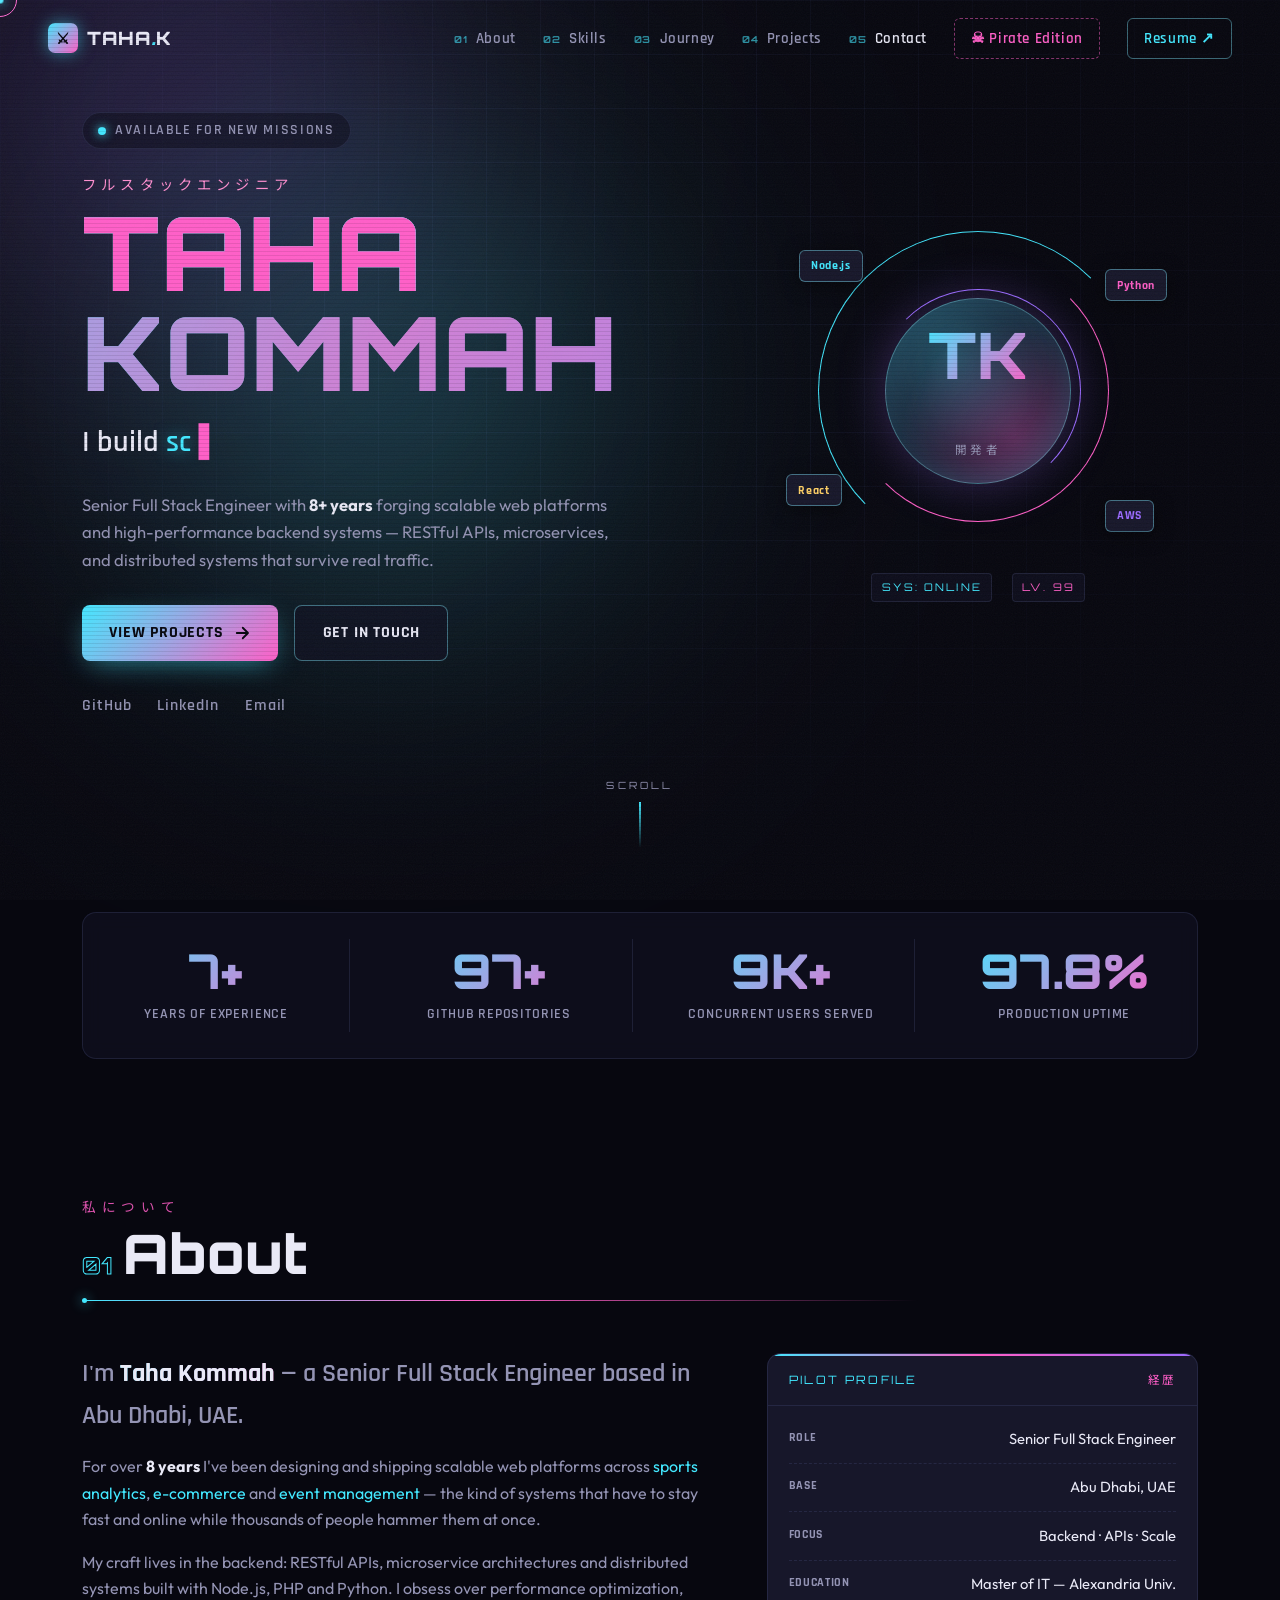
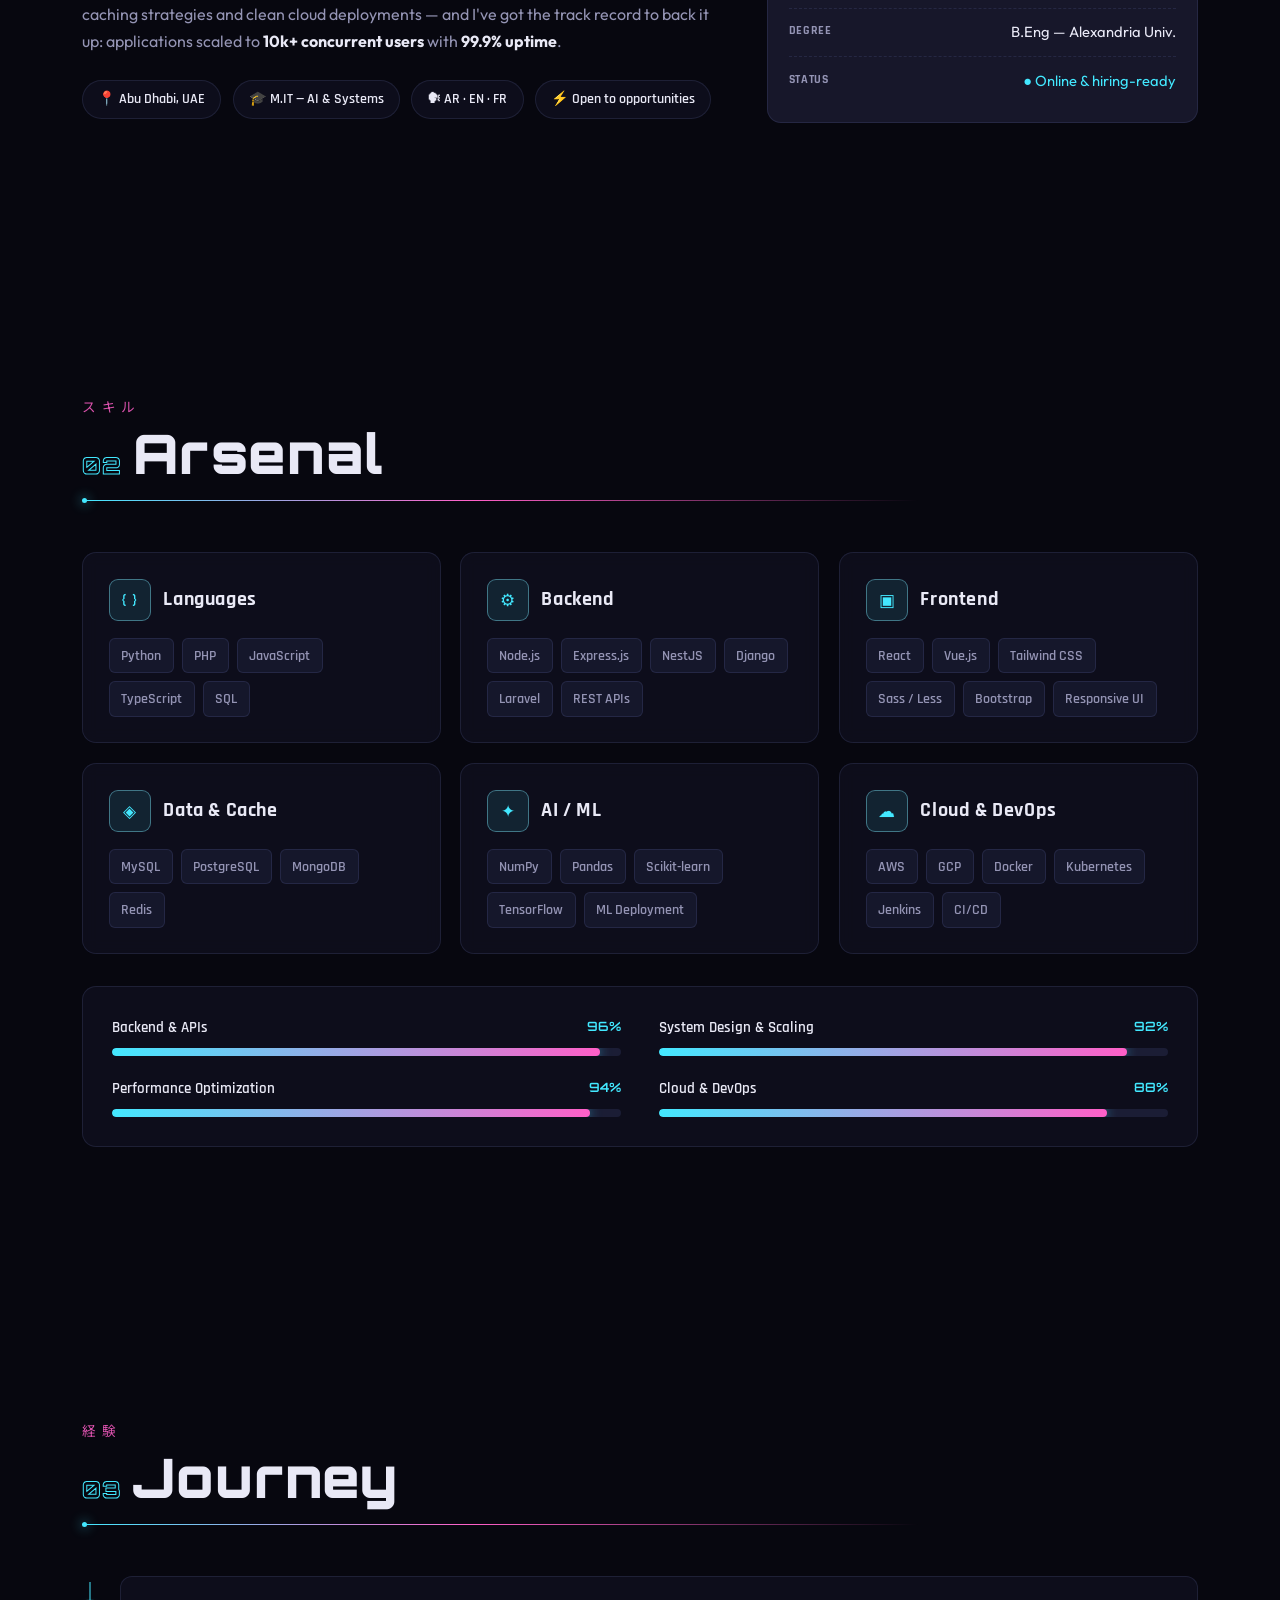
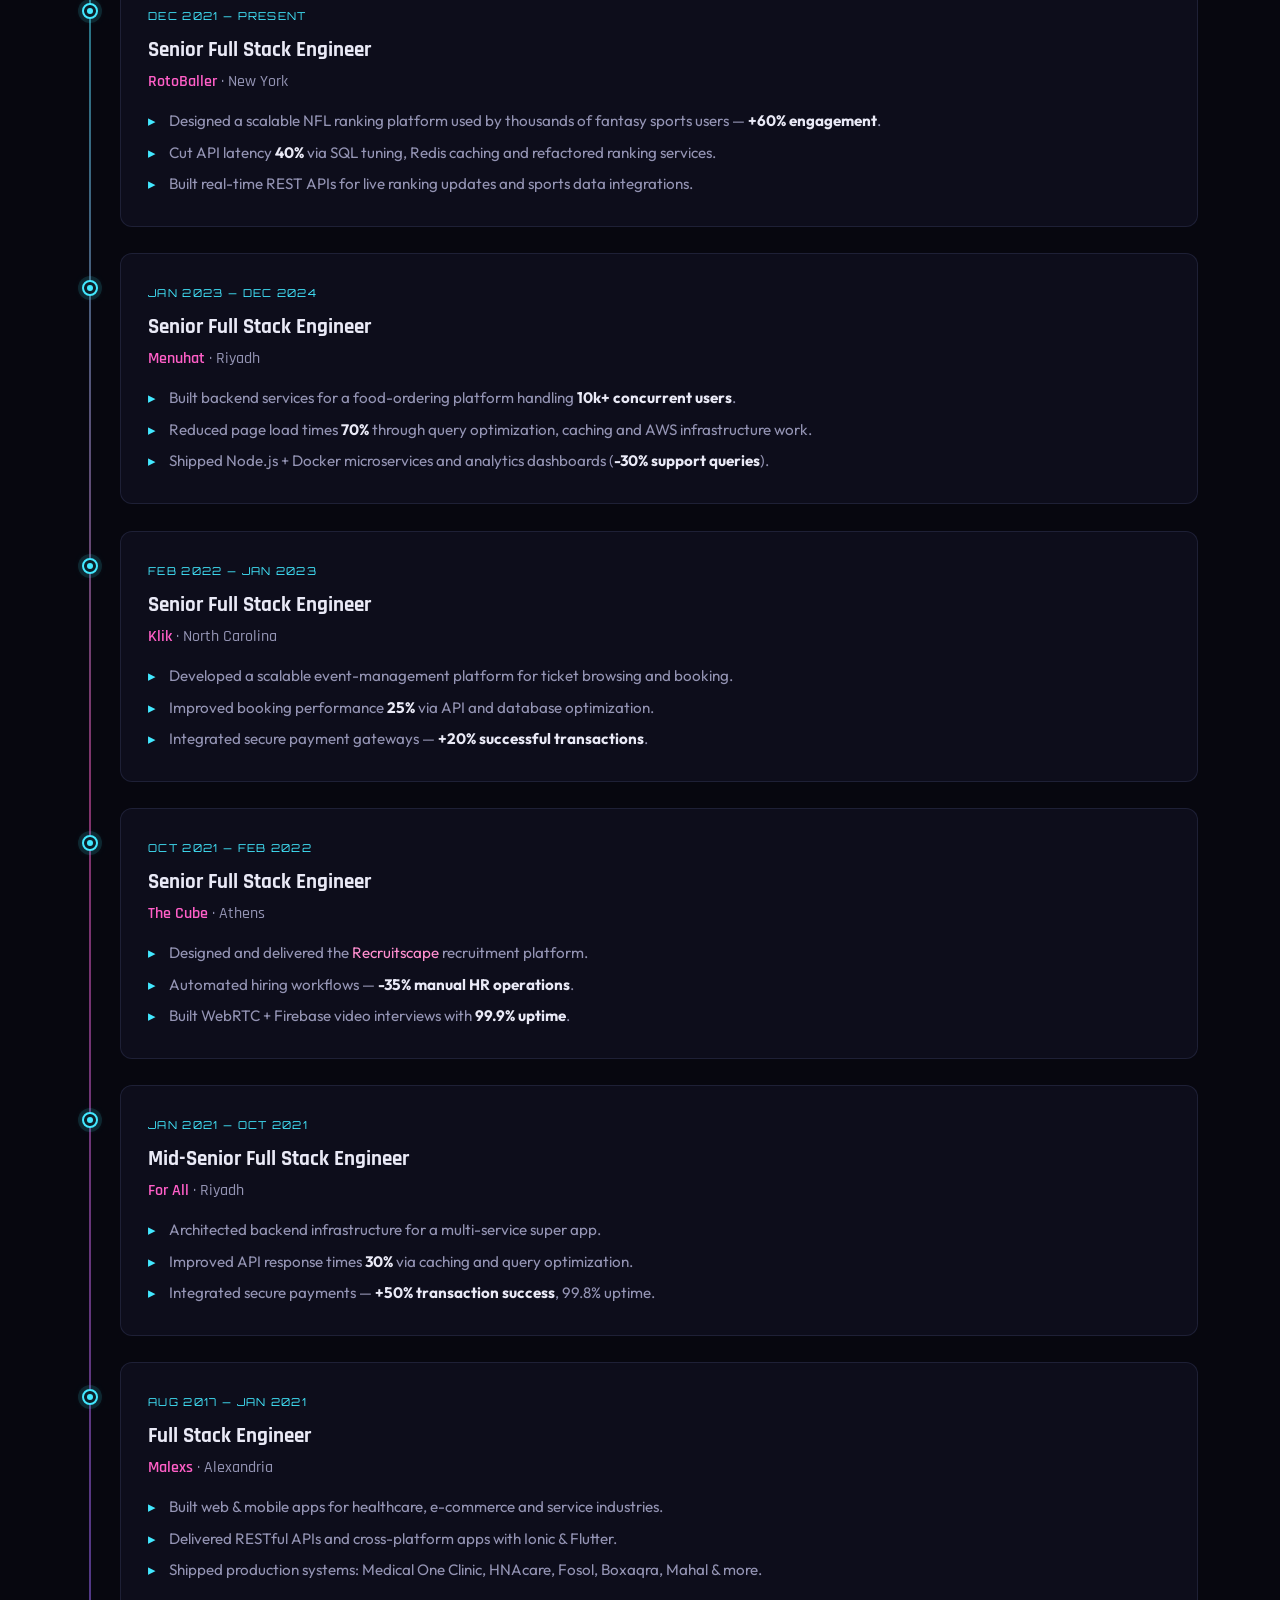
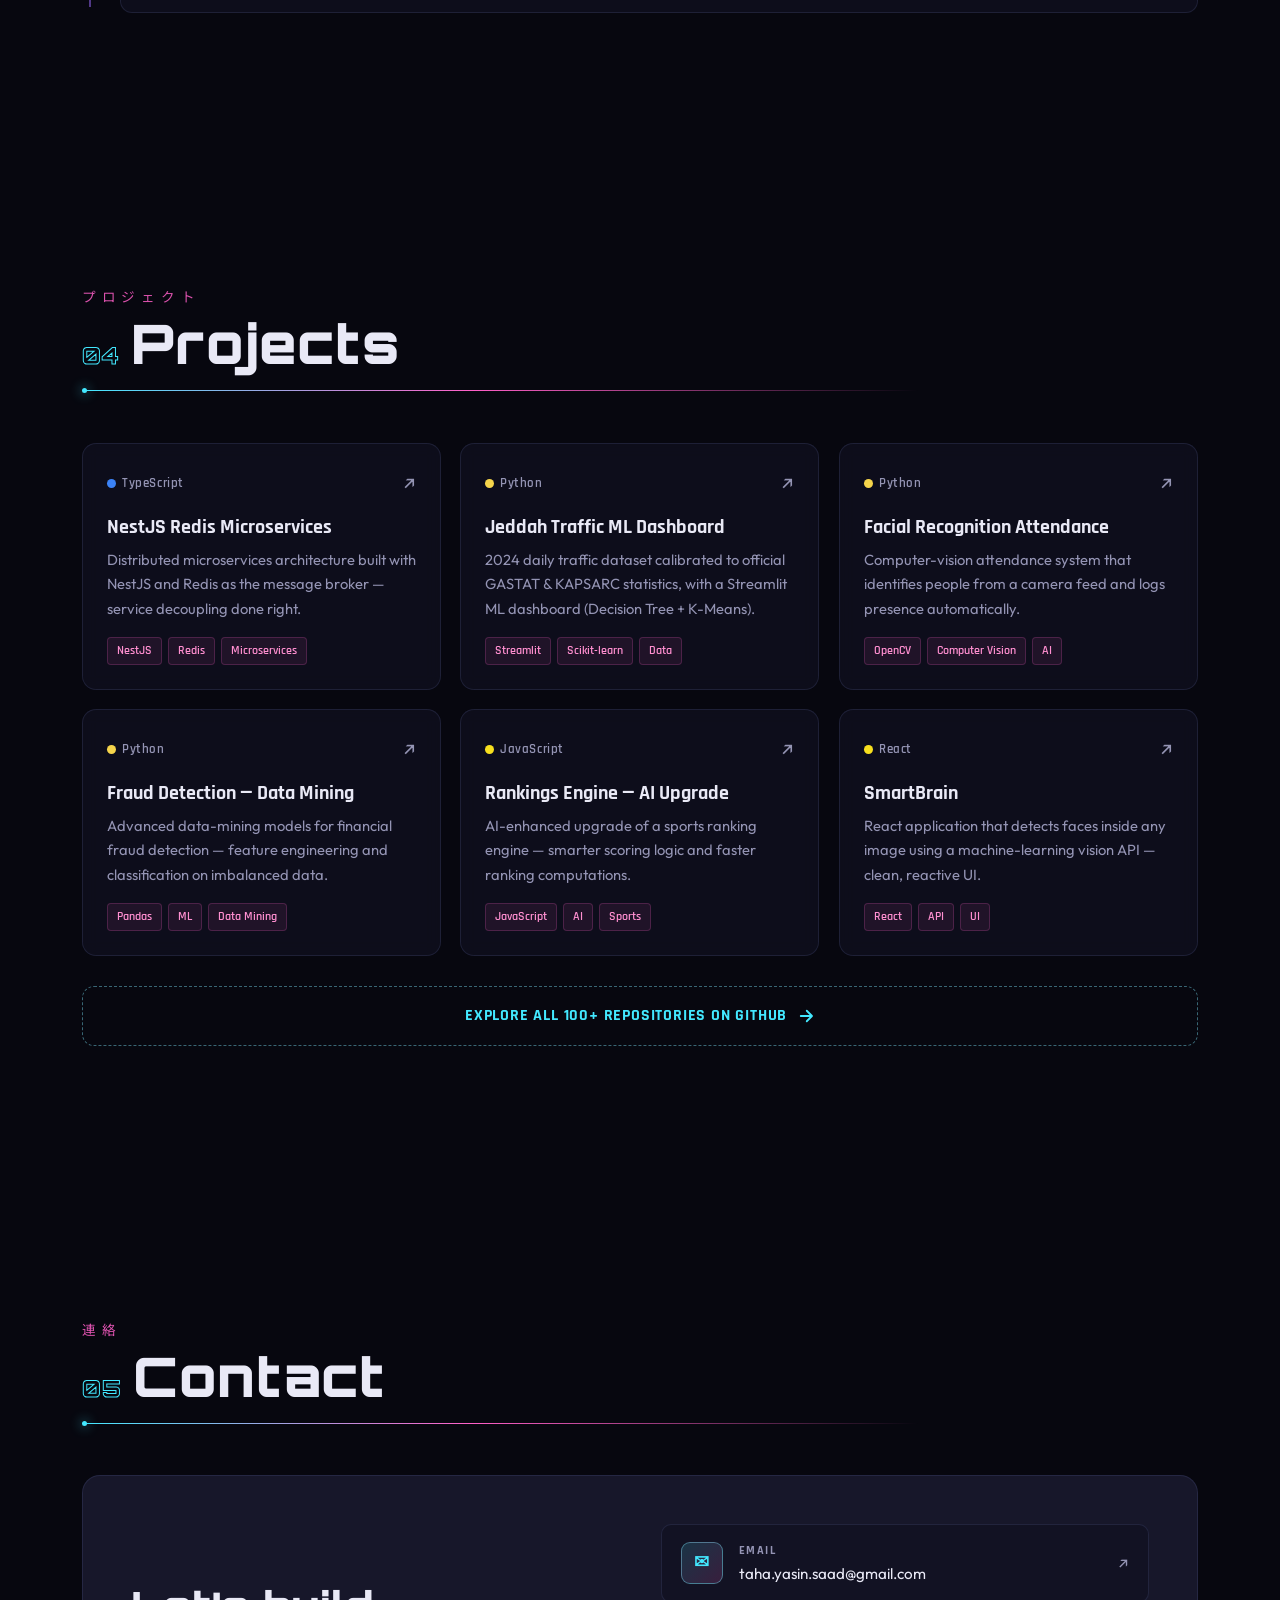
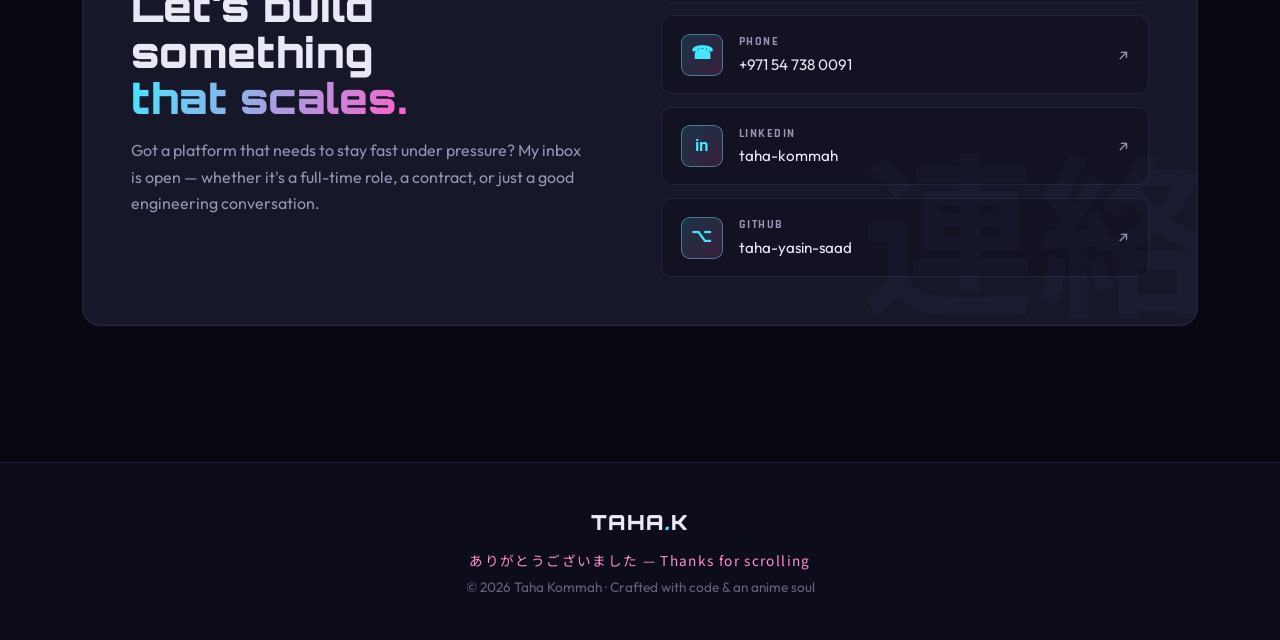
<file: index.html>
<!DOCTYPE html>
<html lang="en">
<head>
  <meta charset="UTF-8" />
  <meta name="viewport" content="width=device-width, initial-scale=1.0" />
  <meta name="description" content="Taha Kommah — Senior Full Stack Engineer. 8+ years building scalable web platforms, RESTful APIs, microservices and high-performance backend systems." />
  <meta name="author" content="Taha Kommah" />
  <meta name="theme-color" content="#0a0a14" />

  <meta property="og:title" content="Taha Kommah — Full Stack Engineer" />
  <meta property="og:description" content="Senior Full Stack Engineer crafting scalable, high-performance web platforms." />
  <meta property="og:type" content="website" />

  <title>Taha Kommah · Full Stack Engineer</title>

  <link rel="preconnect" href="https://fonts.googleapis.com" />
  <link rel="preconnect" href="https://fonts.gstatic.com" crossorigin />
  <link href="https://fonts.googleapis.com/css2?family=Orbitron:wght@500;700;900&family=Rajdhani:wght@500;600;700&family=Outfit:wght@300;400;500;600&family=Noto+Sans+JP:wght@400;700&display=swap" rel="stylesheet" />

  <link rel="stylesheet" href="assets/css/style.css" />
  <link rel="icon" href="data:image/svg+xml,&lt;svg xmlns='http://www.w3.org/2000/svg' viewBox='0 0 100 100'&gt;&lt;text y='.9em' font-size='90'&gt;⚔️&lt;/text&gt;&lt;/svg&gt;" />
</head>
<body>

  <!-- ===== Loading screen ===== -->
  <div class="loader" id="loader">
    <div class="loader__inner">
      <div class="loader__ring"></div>
      <div class="loader__core">TK</div>
      <div class="loader__jp">ロード中</div>
      <div class="loader__bar"><span id="loaderBar"></span></div>
      <div class="loader__pct" id="loaderPct">0%</div>
    </div>
  </div>

  <!-- ===== Animated background layers ===== -->
  <canvas class="petals" id="petals" aria-hidden="true"></canvas>
  <div class="bg-grid" aria-hidden="true"></div>
  <div class="bg-glow bg-glow--1" aria-hidden="true"></div>
  <div class="bg-glow bg-glow--2" aria-hidden="true"></div>
  <div class="scanlines" aria-hidden="true"></div>
  <div class="noise" aria-hidden="true"></div>

  <!-- ===== Custom cursor ===== -->
  <div class="cursor-dot" id="cursorDot" aria-hidden="true"></div>
  <div class="cursor-ring" id="cursorRing" aria-hidden="true"></div>

  <!-- ===== Scroll progress ===== -->
  <div class="scroll-progress" id="scrollProgress" aria-hidden="true"></div>

  <!-- ===== Navigation ===== -->
  <header class="nav" id="nav">
    <a href="#hero" class="nav__brand" data-cursor>
      <span class="nav__brand-mark">⚔</span>
      <span class="nav__brand-text">TAHA<i>.</i>K</span>
    </a>
    <nav class="nav__links" id="navLinks">
      <a href="#about"      data-cursor><b>01</b> About</a>
      <a href="#skills"     data-cursor><b>02</b> Skills</a>
      <a href="#experience" data-cursor><b>03</b> Journey</a>
      <a href="#projects"   data-cursor><b>04</b> Projects</a>
      <a href="#contact"    data-cursor><b>05</b> Contact</a>
      <a href="one-piece.html" class="nav__alt" data-cursor>☠ Pirate Edition</a>
      <a href="assets/Taha_Kommah_Resume.pdf" class="nav__cv" download data-cursor>Resume ↗</a>
    </nav>
    <button class="nav__burger" id="navBurger" aria-label="Toggle menu">
      <span></span><span></span><span></span>
    </button>
  </header>

  <main>

    <!-- ===== HERO ===== -->
    <section class="hero" id="hero">
      <div class="hero__inner">
        <div class="hero__text">
          <p class="hero__tag reveal">
            <span class="dot"></span> Available for new missions
          </p>
          <p class="hero__jp reveal">フルスタックエンジニア</p>
          <h1 class="hero__name">
            <span class="glitch" data-text="TAHA">TAHA</span>
            <span class="glitch glitch--accent" data-text="KOMMAH">KOMMAH</span>
          </h1>
          <h2 class="hero__role reveal">
            <span class="hero__role-static">I build</span>
            <span class="hero__role-type" id="roleType"></span>
            <span class="hero__caret">▌</span>
          </h2>
          <p class="hero__desc reveal">
            Senior Full Stack Engineer with <strong>8+ years</strong> forging scalable
            web platforms and high-performance backend systems — RESTful APIs,
            microservices, and distributed systems that survive real traffic.
          </p>
          <div class="hero__cta reveal">
            <a href="#projects" class="btn btn--primary" data-cursor>
              <span>View Projects</span>
              <svg viewBox="0 0 24 24"><path d="M5 12h14M13 5l7 7-7 7"/></svg>
            </a>
            <a href="#contact" class="btn btn--ghost" data-cursor>
              <span>Get in Touch</span>
            </a>
          </div>
          <div class="hero__socials reveal">
            <a href="https://github.com/taha-yasin-saad" target="_blank" rel="noopener" data-cursor aria-label="GitHub">GitHub</a>
            <a href="https://www.linkedin.com/in/taha-kommah-a0085a277" target="_blank" rel="noopener" data-cursor aria-label="LinkedIn">LinkedIn</a>
            <a href="mailto:taha.yasin.saad@gmail.com" data-cursor aria-label="Email">Email</a>
          </div>
        </div>

        <div class="hero__visual reveal">
          <div class="avatar">
            <div class="avatar__ring avatar__ring--1"></div>
            <div class="avatar__ring avatar__ring--2"></div>
            <div class="avatar__ring avatar__ring--3"></div>
            <div class="avatar__core">
              <span class="avatar__initials">TK</span>
              <span class="avatar__jp">開発者</span>
            </div>
            <div class="avatar__chip avatar__chip--tl">Node.js</div>
            <div class="avatar__chip avatar__chip--tr">Python</div>
            <div class="avatar__chip avatar__chip--bl">React</div>
            <div class="avatar__chip avatar__chip--br">AWS</div>
          </div>
          <div class="hero__hud">
            <span>SYS: ONLINE</span>
            <span>LV. 99</span>
          </div>
        </div>
      </div>

      <a href="#about" class="hero__scroll" data-cursor aria-label="Scroll down">
        <span>SCROLL</span>
        <span class="hero__scroll-line"></span>
      </a>
    </section>

    <!-- ===== STATS ===== -->
    <section class="stats" aria-label="Key statistics">
      <div class="stats__grid">
        <div class="stat reveal">
          <div class="stat__num" data-count="8" data-suffix="+">0</div>
          <div class="stat__label">Years of Experience</div>
        </div>
        <div class="stat reveal">
          <div class="stat__num" data-count="100" data-suffix="+">0</div>
          <div class="stat__label">GitHub Repositories</div>
        </div>
        <div class="stat reveal">
          <div class="stat__num" data-count="10" data-suffix="K+">0</div>
          <div class="stat__label">Concurrent Users Served</div>
        </div>
        <div class="stat reveal">
          <div class="stat__num" data-count="99.9" data-suffix="%">0</div>
          <div class="stat__label">Production Uptime</div>
        </div>
      </div>
    </section>

    <!-- ===== ABOUT ===== -->
    <section class="section" id="about">
      <div class="section__head reveal">
        <span class="section__jp">私について</span>
        <h2 class="section__title"><span class="section__no">01</span> About</h2>
        <div class="section__line"></div>
      </div>

      <div class="about">
        <div class="about__text reveal">
          <p class="about__lead">
            I'm <strong>Taha Kommah</strong> — a Senior Full Stack Engineer based in
            Abu Dhabi, UAE.
          </p>
          <p>
            For over <strong>8 years</strong> I've been designing and shipping scalable
            web platforms across <em>sports analytics</em>, <em>e-commerce</em> and
            <em>event management</em> — the kind of systems that have to stay fast and
            online while thousands of people hammer them at once.
          </p>
          <p>
            My craft lives in the backend: RESTful APIs, microservice architectures and
            distributed systems built with Node.js, PHP and Python. I obsess over
            performance optimization, caching strategies and clean cloud deployments —
            and I've got the track record to back it up: applications scaled to
            <strong>10k+ concurrent users</strong> with <strong>99.9% uptime</strong>.
          </p>
          <div class="about__chips">
            <span data-cursor>📍 Abu Dhabi, UAE</span>
            <span data-cursor>🎓 M.IT — AI &amp; Systems</span>
            <span data-cursor>🗣 AR · EN · FR</span>
            <span data-cursor>⚡ Open to opportunities</span>
          </div>
        </div>

        <aside class="about__card reveal">
          <div class="about__card-head">
            <span>PILOT PROFILE</span>
            <span class="about__card-jp">経歴</span>
          </div>
          <ul class="about__stats">
            <li><b>Role</b><span>Senior Full Stack Engineer</span></li>
            <li><b>Base</b><span>Abu Dhabi, UAE</span></li>
            <li><b>Focus</b><span>Backend · APIs · Scale</span></li>
            <li><b>Education</b><span>Master of IT — Alexandria Univ.</span></li>
            <li><b>Degree</b><span>B.Eng — Alexandria Univ.</span></li>
            <li><b>Status</b><span class="online">● Online &amp; hiring-ready</span></li>
          </ul>
        </aside>
      </div>
    </section>

    <!-- ===== SKILLS ===== -->
    <section class="section" id="skills">
      <div class="section__head reveal">
        <span class="section__jp">スキル</span>
        <h2 class="section__title"><span class="section__no">02</span> Arsenal</h2>
        <div class="section__line"></div>
      </div>

      <div class="skills">
        <article class="skill-card reveal">
          <header><i class="skill-card__icon">{ }</i><h3>Languages</h3></header>
          <div class="tags">
            <span>Python</span><span>PHP</span><span>JavaScript</span>
            <span>TypeScript</span><span>SQL</span>
          </div>
        </article>

        <article class="skill-card reveal">
          <header><i class="skill-card__icon">⚙</i><h3>Backend</h3></header>
          <div class="tags">
            <span>Node.js</span><span>Express.js</span><span>NestJS</span>
            <span>Django</span><span>Laravel</span><span>REST APIs</span>
          </div>
        </article>

        <article class="skill-card reveal">
          <header><i class="skill-card__icon">▣</i><h3>Frontend</h3></header>
          <div class="tags">
            <span>React</span><span>Vue.js</span><span>Tailwind CSS</span>
            <span>Sass / Less</span><span>Bootstrap</span><span>Responsive UI</span>
          </div>
        </article>

        <article class="skill-card reveal">
          <header><i class="skill-card__icon">◈</i><h3>Data &amp; Cache</h3></header>
          <div class="tags">
            <span>MySQL</span><span>PostgreSQL</span><span>MongoDB</span>
            <span>Redis</span>
          </div>
        </article>

        <article class="skill-card reveal">
          <header><i class="skill-card__icon">✦</i><h3>AI / ML</h3></header>
          <div class="tags">
            <span>NumPy</span><span>Pandas</span><span>Scikit-learn</span>
            <span>TensorFlow</span><span>ML Deployment</span>
          </div>
        </article>

        <article class="skill-card reveal">
          <header><i class="skill-card__icon">☁</i><h3>Cloud &amp; DevOps</h3></header>
          <div class="tags">
            <span>AWS</span><span>GCP</span><span>Docker</span>
            <span>Kubernetes</span><span>Jenkins</span><span>CI/CD</span>
          </div>
        </article>
      </div>

      <div class="powerbars reveal">
        <div class="powerbar">
          <div class="powerbar__top"><span>Backend &amp; APIs</span><span>96%</span></div>
          <div class="powerbar__track"><i style="--w:96%"></i></div>
        </div>
        <div class="powerbar">
          <div class="powerbar__top"><span>System Design &amp; Scaling</span><span>92%</span></div>
          <div class="powerbar__track"><i style="--w:92%"></i></div>
        </div>
        <div class="powerbar">
          <div class="powerbar__top"><span>Performance Optimization</span><span>94%</span></div>
          <div class="powerbar__track"><i style="--w:94%"></i></div>
        </div>
        <div class="powerbar">
          <div class="powerbar__top"><span>Cloud &amp; DevOps</span><span>88%</span></div>
          <div class="powerbar__track"><i style="--w:88%"></i></div>
        </div>
      </div>
    </section>

    <!-- ===== EXPERIENCE ===== -->
    <section class="section" id="experience">
      <div class="section__head reveal">
        <span class="section__jp">経験</span>
        <h2 class="section__title"><span class="section__no">03</span> Journey</h2>
        <div class="section__line"></div>
      </div>

      <div class="timeline">
        <div class="timeline__spine"></div>

        <article class="tl-item reveal">
          <div class="tl-node"></div>
          <div class="tl-card" data-cursor>
            <span class="tl-date">Dec 2021 — Present</span>
            <h3 class="tl-role">Senior Full Stack Engineer</h3>
            <p class="tl-company">RotoBaller <i>· New York</i></p>
            <ul>
              <li>Designed a scalable NFL ranking platform used by thousands of fantasy
                sports users — <b>+60% engagement</b>.</li>
              <li>Cut API latency <b>40%</b> via SQL tuning, Redis caching and refactored
                ranking services.</li>
              <li>Built real-time REST APIs for live ranking updates and sports data
                integrations.</li>
            </ul>
          </div>
        </article>

        <article class="tl-item reveal">
          <div class="tl-node"></div>
          <div class="tl-card" data-cursor>
            <span class="tl-date">Jan 2023 — Dec 2024</span>
            <h3 class="tl-role">Senior Full Stack Engineer</h3>
            <p class="tl-company">Menuhat <i>· Riyadh</i></p>
            <ul>
              <li>Built backend services for a food-ordering platform handling
                <b>10k+ concurrent users</b>.</li>
              <li>Reduced page load times <b>70%</b> through query optimization, caching
                and AWS infrastructure work.</li>
              <li>Shipped Node.js + Docker microservices and analytics dashboards
                (<b>-30% support queries</b>).</li>
            </ul>
          </div>
        </article>

        <article class="tl-item reveal">
          <div class="tl-node"></div>
          <div class="tl-card" data-cursor>
            <span class="tl-date">Feb 2022 — Jan 2023</span>
            <h3 class="tl-role">Senior Full Stack Engineer</h3>
            <p class="tl-company">Klik <i>· North Carolina</i></p>
            <ul>
              <li>Developed a scalable event-management platform for ticket browsing and
                booking.</li>
              <li>Improved booking performance <b>25%</b> via API and database
                optimization.</li>
              <li>Integrated secure payment gateways — <b>+20% successful
                transactions</b>.</li>
            </ul>
          </div>
        </article>

        <article class="tl-item reveal">
          <div class="tl-node"></div>
          <div class="tl-card" data-cursor>
            <span class="tl-date">Oct 2021 — Feb 2022</span>
            <h3 class="tl-role">Senior Full Stack Engineer</h3>
            <p class="tl-company">The Cube <i>· Athens</i></p>
            <ul>
              <li>Designed and delivered the <em>Recruitscape</em> recruitment platform.</li>
              <li>Automated hiring workflows — <b>-35% manual HR operations</b>.</li>
              <li>Built WebRTC + Firebase video interviews with <b>99.9% uptime</b>.</li>
            </ul>
          </div>
        </article>

        <article class="tl-item reveal">
          <div class="tl-node"></div>
          <div class="tl-card" data-cursor>
            <span class="tl-date">Jan 2021 — Oct 2021</span>
            <h3 class="tl-role">Mid-Senior Full Stack Engineer</h3>
            <p class="tl-company">For All <i>· Riyadh</i></p>
            <ul>
              <li>Architected backend infrastructure for a multi-service super app.</li>
              <li>Improved API response times <b>30%</b> via caching and query
                optimization.</li>
              <li>Integrated secure payments — <b>+50% transaction success</b>,
                99.8% uptime.</li>
            </ul>
          </div>
        </article>

        <article class="tl-item reveal">
          <div class="tl-node"></div>
          <div class="tl-card" data-cursor>
            <span class="tl-date">Aug 2017 — Jan 2021</span>
            <h3 class="tl-role">Full Stack Engineer</h3>
            <p class="tl-company">Malexs <i>· Alexandria</i></p>
            <ul>
              <li>Built web &amp; mobile apps for healthcare, e-commerce and service
                industries.</li>
              <li>Delivered RESTful APIs and cross-platform apps with Ionic &amp;
                Flutter.</li>
              <li>Shipped production systems: Medical One Clinic, HNAcare, Fosol,
                Boxaqra, Mahal &amp; more.</li>
            </ul>
          </div>
        </article>
      </div>
    </section>

    <!-- ===== PROJECTS ===== -->
    <section class="section" id="projects">
      <div class="section__head reveal">
        <span class="section__jp">プロジェクト</span>
        <h2 class="section__title"><span class="section__no">04</span> Projects</h2>
        <div class="section__line"></div>
      </div>

      <div class="projects">
        <a class="proj reveal" href="https://github.com/taha-yasin-saad/nestjs-redis-microservices" target="_blank" rel="noopener" data-cursor>
          <div class="proj__top">
            <span class="proj__lang"><i class="dot dot--ts"></i>TypeScript</span>
            <span class="proj__arrow">↗</span>
          </div>
          <h3 class="proj__name">NestJS Redis Microservices</h3>
          <p class="proj__desc">
            Distributed microservices architecture built with NestJS and Redis as the
            message broker — service decoupling done right.
          </p>
          <div class="proj__tags"><span>NestJS</span><span>Redis</span><span>Microservices</span></div>
        </a>

        <a class="proj reveal" href="https://github.com/taha-yasin-saad/jeddah-traffic-dataset" target="_blank" rel="noopener" data-cursor>
          <div class="proj__top">
            <span class="proj__lang"><i class="dot dot--py"></i>Python</span>
            <span class="proj__arrow">↗</span>
          </div>
          <h3 class="proj__name">Jeddah Traffic ML Dashboard</h3>
          <p class="proj__desc">
            2024 daily traffic dataset calibrated to official GASTAT &amp; KAPSARC
            statistics, with a Streamlit ML dashboard (Decision Tree + K-Means).
          </p>
          <div class="proj__tags"><span>Streamlit</span><span>Scikit-learn</span><span>Data</span></div>
        </a>

        <a class="proj reveal" href="https://github.com/taha-yasin-saad/facial-recognition-attendance" target="_blank" rel="noopener" data-cursor>
          <div class="proj__top">
            <span class="proj__lang"><i class="dot dot--py"></i>Python</span>
            <span class="proj__arrow">↗</span>
          </div>
          <h3 class="proj__name">Facial Recognition Attendance</h3>
          <p class="proj__desc">
            Computer-vision attendance system that identifies people from a camera feed
            and logs presence automatically.
          </p>
          <div class="proj__tags"><span>OpenCV</span><span>Computer Vision</span><span>AI</span></div>
        </a>

        <a class="proj reveal" href="https://github.com/taha-yasin-saad/Fraud-Detection-Advanced-Data-Mining" target="_blank" rel="noopener" data-cursor>
          <div class="proj__top">
            <span class="proj__lang"><i class="dot dot--py"></i>Python</span>
            <span class="proj__arrow">↗</span>
          </div>
          <h3 class="proj__name">Fraud Detection — Data Mining</h3>
          <p class="proj__desc">
            Advanced data-mining models for financial fraud detection — feature
            engineering and classification on imbalanced data.
          </p>
          <div class="proj__tags"><span>Pandas</span><span>ML</span><span>Data Mining</span></div>
        </a>

        <a class="proj reveal" href="https://github.com/taha-yasin-saad/renkings-upgrade-ai" target="_blank" rel="noopener" data-cursor>
          <div class="proj__top">
            <span class="proj__lang"><i class="dot dot--js"></i>JavaScript</span>
            <span class="proj__arrow">↗</span>
          </div>
          <h3 class="proj__name">Rankings Engine — AI Upgrade</h3>
          <p class="proj__desc">
            AI-enhanced upgrade of a sports ranking engine — smarter scoring logic and
            faster ranking computations.
          </p>
          <div class="proj__tags"><span>JavaScript</span><span>AI</span><span>Sports</span></div>
        </a>

        <a class="proj reveal" href="https://github.com/taha-yasin-saad/SmartBrain" target="_blank" rel="noopener" data-cursor>
          <div class="proj__top">
            <span class="proj__lang"><i class="dot dot--js"></i>React</span>
            <span class="proj__arrow">↗</span>
          </div>
          <h3 class="proj__name">SmartBrain</h3>
          <p class="proj__desc">
            React application that detects faces inside any image using a machine-learning
            vision API — clean, reactive UI.
          </p>
          <div class="proj__tags"><span>React</span><span>API</span><span>UI</span></div>
        </a>
      </div>

      <a class="projects__all" href="https://github.com/taha-yasin-saad" target="_blank" rel="noopener" data-cursor>
        Explore all 100+ repositories on GitHub
        <svg viewBox="0 0 24 24"><path d="M5 12h14M13 5l7 7-7 7"/></svg>
      </a>
    </section>

    <!-- ===== CONTACT ===== -->
    <section class="section" id="contact">
      <div class="section__head reveal">
        <span class="section__jp">連絡</span>
        <h2 class="section__title"><span class="section__no">05</span> Contact</h2>
        <div class="section__line"></div>
      </div>

      <div class="contact reveal">
        <div class="contact__text">
          <h3 class="contact__title">Let's build something<br /><span>that scales.</span></h3>
          <p class="contact__sub">
            Got a platform that needs to stay fast under pressure? My inbox is open —
            whether it's a full-time role, a contract, or just a good engineering
            conversation.
          </p>
        </div>
        <div class="contact__links">
          <a href="mailto:taha.yasin.saad@gmail.com" data-cursor>
            <span class="contact__ico">✉</span>
            <span class="contact__meta"><b>Email</b>taha.yasin.saad@gmail.com</span>
            <span class="contact__go">↗</span>
          </a>
          <a href="tel:+971547380091" data-cursor>
            <span class="contact__ico">☎</span>
            <span class="contact__meta"><b>Phone</b>+971 54 738 0091</span>
            <span class="contact__go">↗</span>
          </a>
          <a href="https://www.linkedin.com/in/taha-kommah-a0085a277" target="_blank" rel="noopener" data-cursor>
            <span class="contact__ico">in</span>
            <span class="contact__meta"><b>LinkedIn</b>taha-kommah</span>
            <span class="contact__go">↗</span>
          </a>
          <a href="https://github.com/taha-yasin-saad" target="_blank" rel="noopener" data-cursor>
            <span class="contact__ico">⌥</span>
            <span class="contact__meta"><b>GitHub</b>taha-yasin-saad</span>
            <span class="contact__go">↗</span>
          </a>
        </div>
      </div>
    </section>

  </main>

  <footer class="footer">
    <div class="footer__inner">
      <span class="footer__brand">TAHA<i>.</i>K</span>
      <p class="footer__jp">ありがとうございました — Thanks for scrolling</p>
      <p class="footer__copy">© <span id="year"></span> Taha Kommah · Crafted with code &amp; an anime soul</p>
    </div>
  </footer>

  <button class="totop" id="toTop" aria-label="Back to top" data-cursor>▲</button>

  <script src="assets/js/main.js"></script>
</body>
</html>
</file>
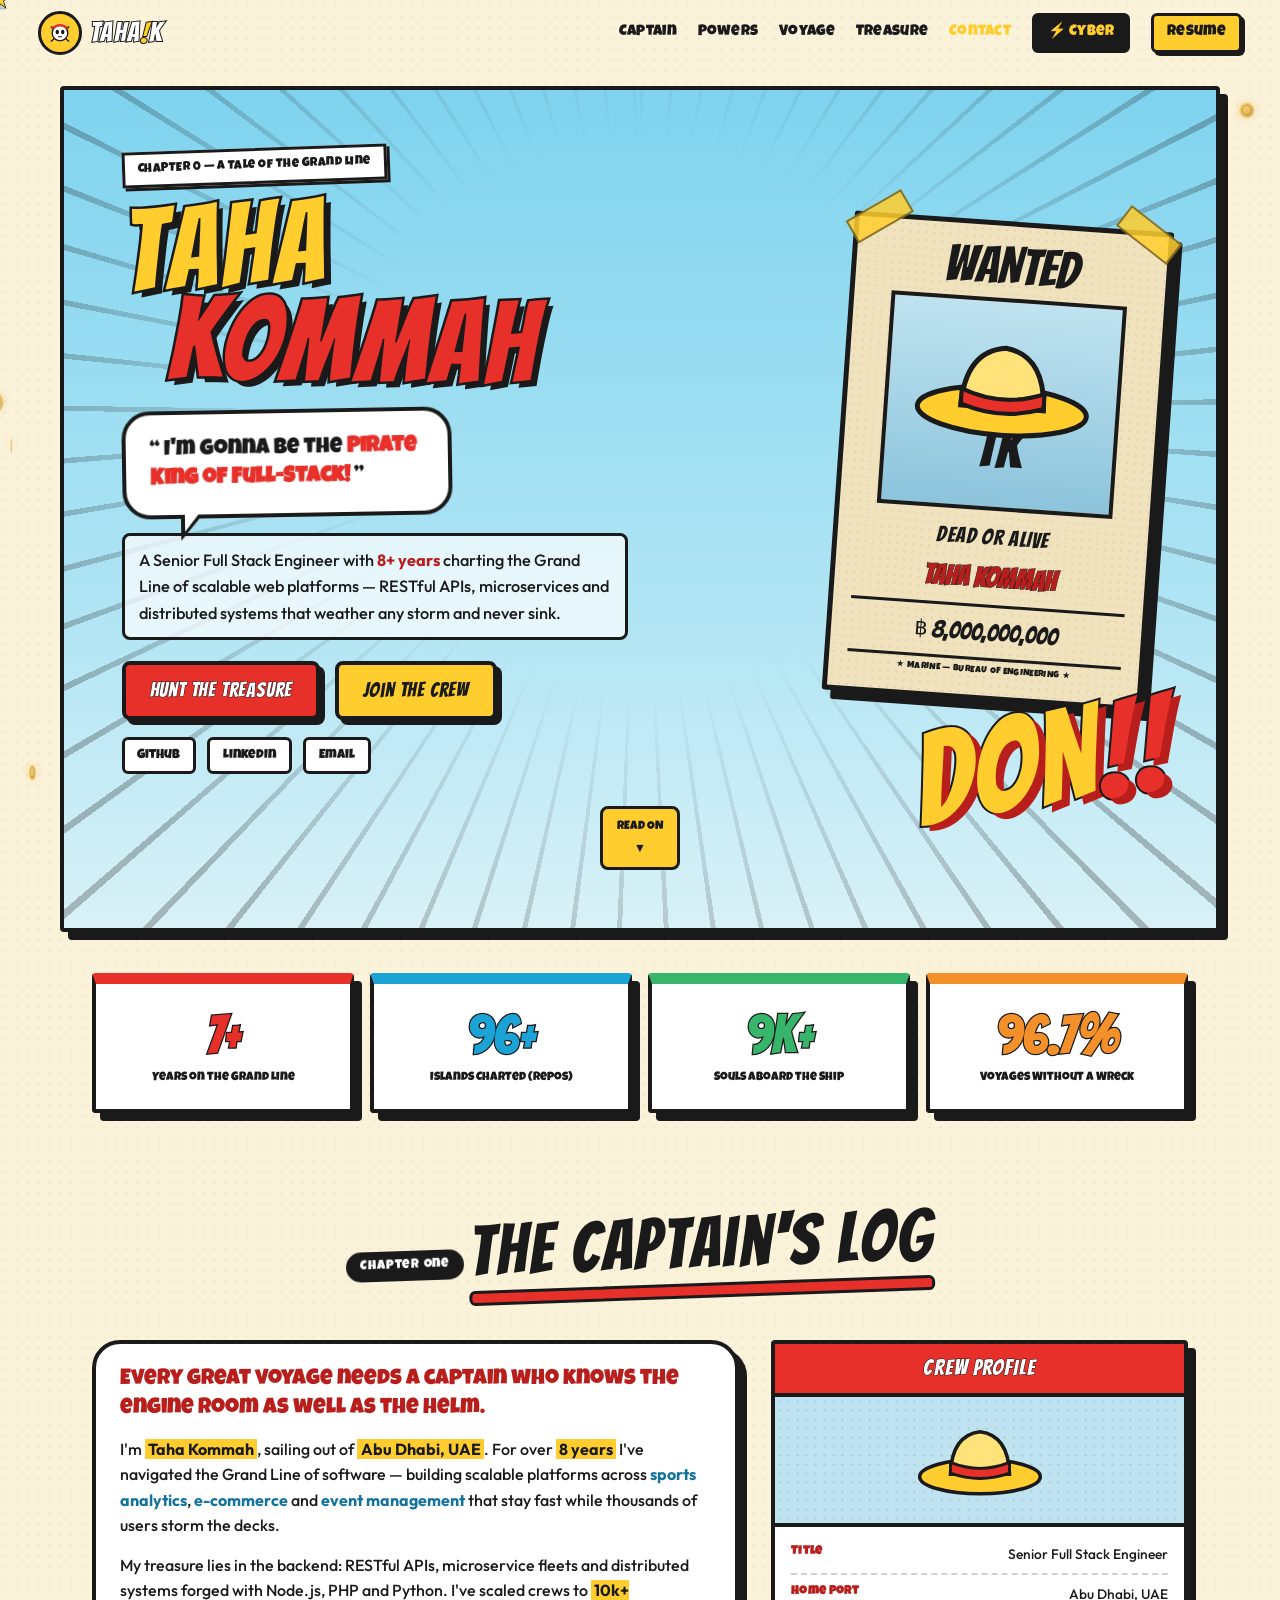
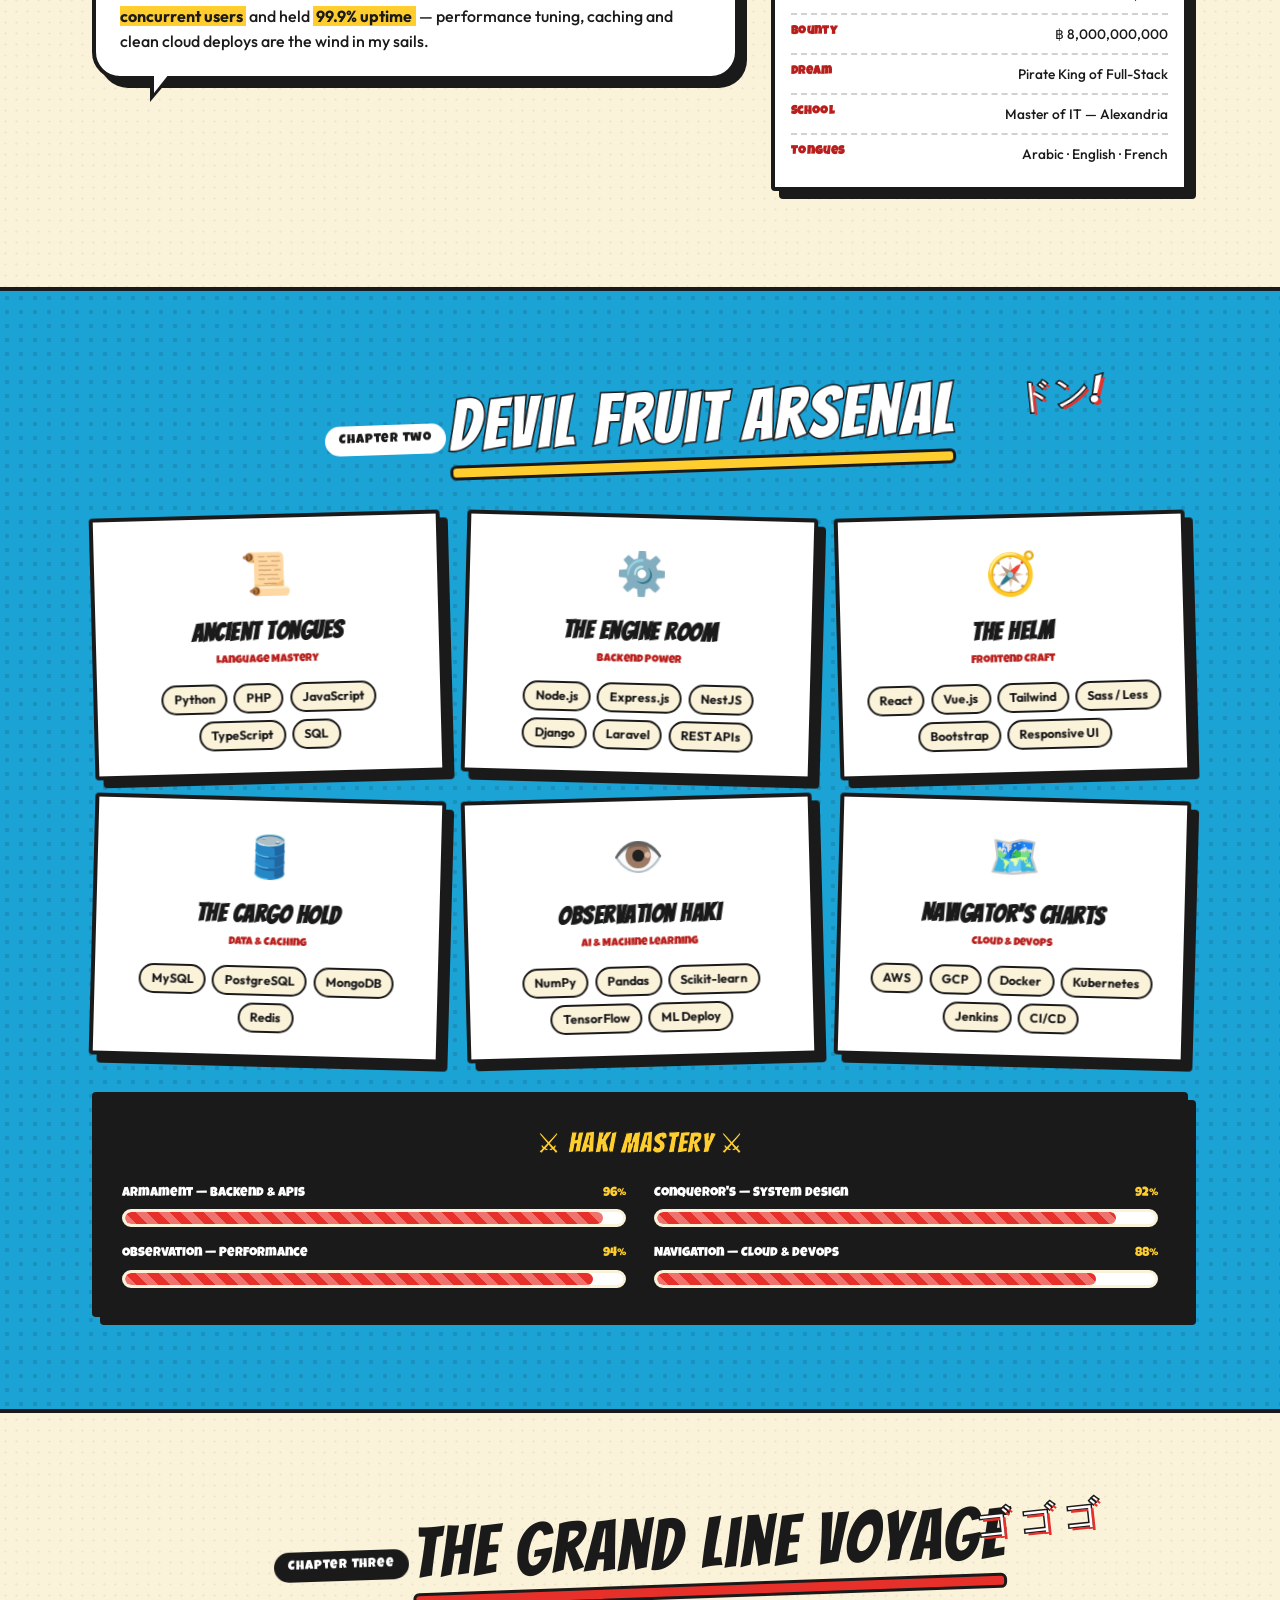
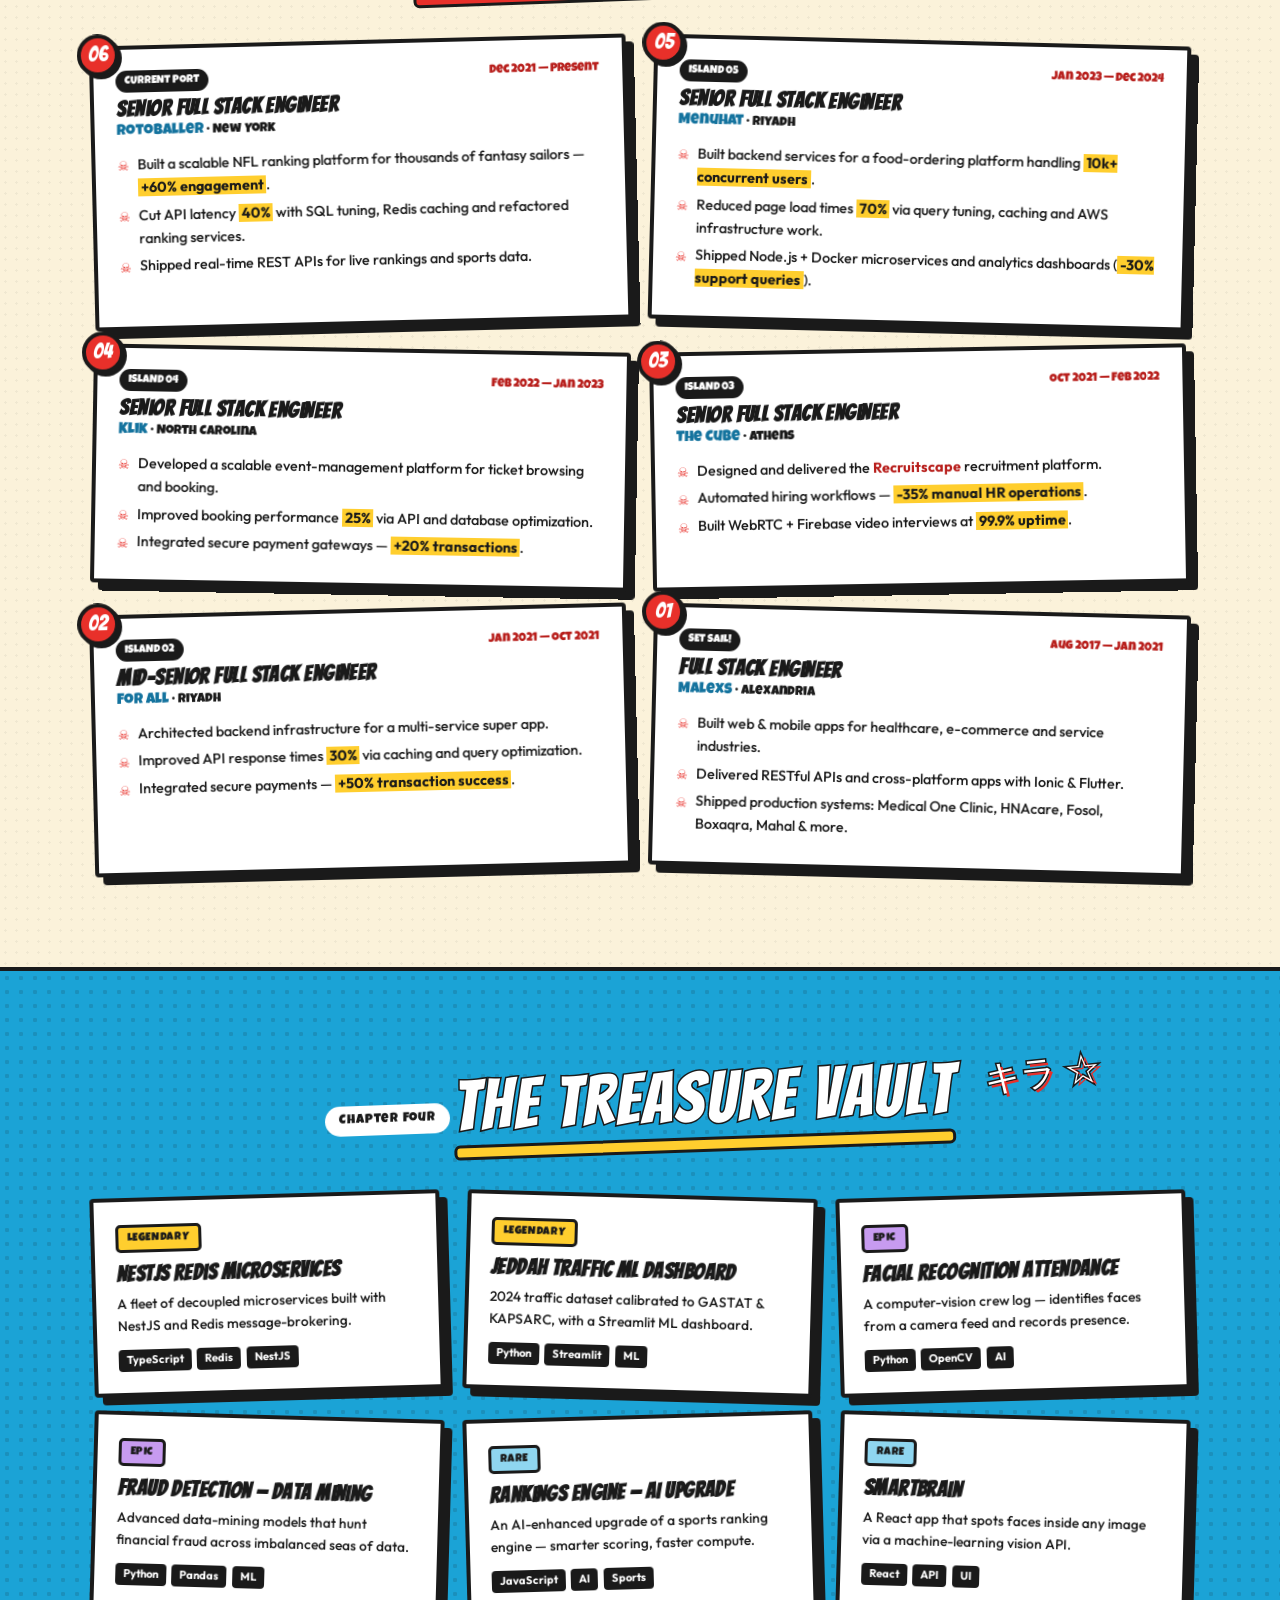
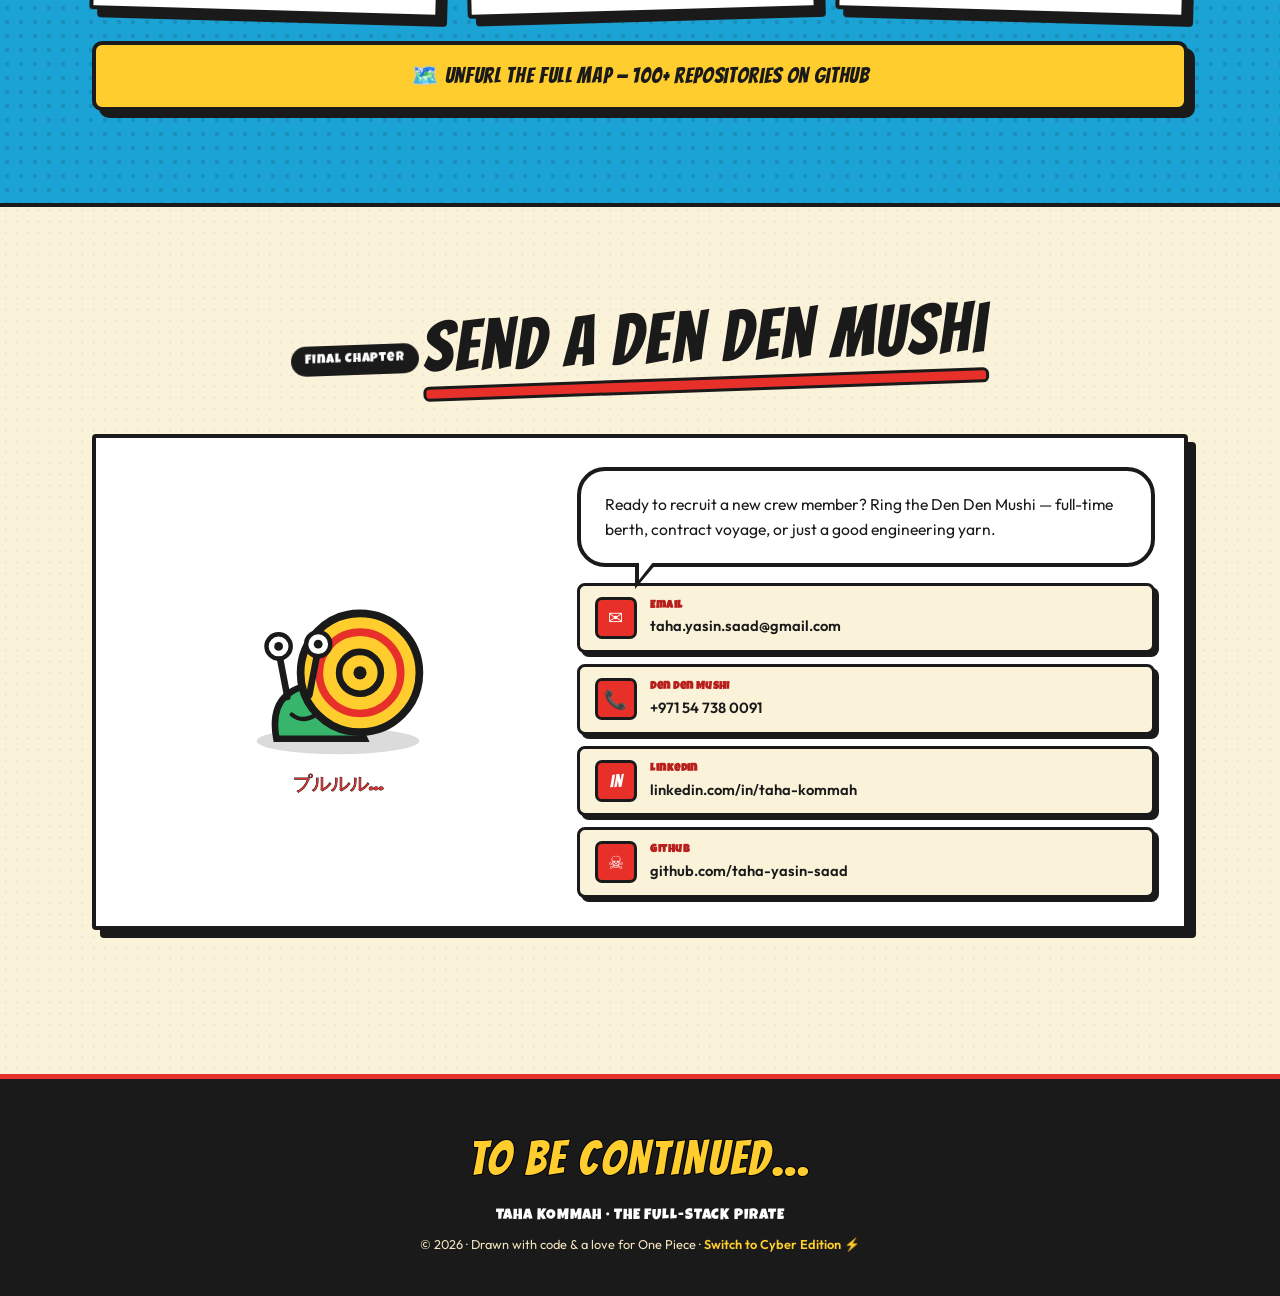
<file: one-piece.html>
<!DOCTYPE html>
<html lang="en">
<head>
  <meta charset="UTF-8" />
  <meta name="viewport" content="width=device-width, initial-scale=1.0" />
  <meta name="description" content="Taha Kommah — Senior Full Stack Engineer. A One Piece manga-style portfolio: 8+ years charting the Grand Line of scalable web platforms." />
  <meta name="author" content="Taha Kommah" />
  <meta name="theme-color" content="#1ba3d6" />

  <meta property="og:title" content="Taha Kommah — The Full-Stack Pirate" />
  <meta property="og:description" content="Senior Full Stack Engineer sailing the Grand Line of scalable systems." />
  <meta property="og:type" content="website" />

  <title>Taha Kommah · The Full-Stack Pirate</title>

  <link rel="preconnect" href="https://fonts.googleapis.com" />
  <link rel="preconnect" href="https://fonts.gstatic.com" crossorigin />
  <link href="https://fonts.googleapis.com/css2?family=Bangers&family=Luckiest+Guy&family=Outfit:wght@400;500;600;700&display=swap" rel="stylesheet" />

  <link rel="stylesheet" href="assets/css/one-piece.css" />
  <link rel="icon" href="data:image/svg+xml,&lt;svg xmlns='http://www.w3.org/2000/svg' viewBox='0 0 100 100'&gt;&lt;text y='.9em' font-size='90'&gt;🏴‍☠️&lt;/text&gt;&lt;/svg&gt;" />
</head>
<body>

  <!-- ===== Loading screen ===== -->
  <div class="loader" id="loader">
    <div class="loader__burst"></div>
    <div class="loader__inner">
      <svg class="loader__roger" viewBox="0 0 120 120" aria-hidden="true">
        <g stroke="#1a1a1a" stroke-width="5" stroke-linecap="round">
          <line x1="26" y1="90" x2="94" y2="38"/>
          <line x1="94" y1="90" x2="26" y2="38"/>
          <circle cx="22" cy="94" r="8" fill="#fff"/><circle cx="98" cy="34" r="8" fill="#fff"/>
          <circle cx="98" cy="94" r="8" fill="#fff"/><circle cx="22" cy="34" r="8" fill="#fff"/>
        </g>
        <circle cx="60" cy="58" r="30" fill="#fff" stroke="#1a1a1a" stroke-width="5"/>
        <ellipse cx="49" cy="54" rx="7" ry="9" fill="#1a1a1a"/>
        <ellipse cx="71" cy="54" rx="7" ry="9" fill="#1a1a1a"/>
        <path d="M52 72 h16" stroke="#1a1a1a" stroke-width="4"/>
        <path d="M34 40 Q60 22 86 40" fill="none" stroke="#e8302a" stroke-width="9" stroke-linecap="round"/>
        <path d="M30 41 h60" stroke="#ffce2e" stroke-width="7" stroke-linecap="round"/>
      </svg>
      <p class="loader__title">SETTING SAIL!</p>
      <div class="loader__bar"><span id="loaderBar"></span></div>
      <p class="loader__pct" id="loaderPct">0%</p>
      <span class="loader__sfx">ドン!!</span>
    </div>
  </div>

  <!-- ===== Page atmosphere ===== -->
  <canvas class="coins" id="coins" aria-hidden="true"></canvas>

  <!-- ===== Custom cursor ===== -->
  <div class="cursor" id="cursor" aria-hidden="true">★</div>

  <!-- ===== Scroll progress ===== -->
  <div class="voyage-bar" id="voyageBar" aria-hidden="true">
    <span class="voyage-bar__ship">⛵</span>
  </div>

  <!-- ===== Navigation ===== -->
  <header class="nav" id="nav">
    <a href="#hero" class="brand" data-cursor>
      <svg class="brand__roger" viewBox="0 0 100 100" aria-hidden="true">
        <g stroke="#1a1a1a" stroke-width="4" stroke-linecap="round">
          <line x1="24" y1="74" x2="76" y2="32"/>
          <line x1="76" y1="74" x2="24" y2="32"/>
        </g>
        <circle cx="50" cy="50" r="23" fill="#fff" stroke="#1a1a1a" stroke-width="4"/>
        <ellipse cx="42" cy="47" rx="5" ry="6.5" fill="#1a1a1a"/>
        <ellipse cx="58" cy="47" rx="5" ry="6.5" fill="#1a1a1a"/>
        <path d="M44 61 h12" stroke="#1a1a1a" stroke-width="3.5"/>
        <path d="M30 34 Q50 20 70 34" fill="none" stroke="#e8302a" stroke-width="7" stroke-linecap="round"/>
      </svg>
      <span class="brand__text">TAHA<i>!</i>K</span>
    </a>
    <nav class="nav__links" id="navLinks">
      <a href="#about"    data-cursor>Captain</a>
      <a href="#skills"   data-cursor>Powers</a>
      <a href="#voyage"   data-cursor>Voyage</a>
      <a href="#treasure" data-cursor>Treasure</a>
      <a href="#contact"  data-cursor>Contact</a>
      <a href="index.html" class="nav__alt" data-cursor>⚡ Cyber</a>
      <a href="assets/Taha_Kommah_Resume.pdf" class="nav__cv" download data-cursor>Resume</a>
    </nav>
    <button class="burger" id="burger" aria-label="Toggle menu"><span></span><span></span><span></span></button>
  </header>

  <main>

    <!-- ===== HERO ===== -->
    <section class="hero panel" id="hero">
      <div class="speedlines" aria-hidden="true"></div>
      <div class="hero__sky" aria-hidden="true"></div>

      <svg class="cloud cloud--1" viewBox="0 0 240 110" aria-hidden="true">
        <path d="M44,96 C20,96 10,72 30,60 C16,40 40,22 60,34 C68,10 104,8 116,32 C132,8 172,14 174,42 C202,34 224,54 210,76 C228,84 218,104 192,98 Z"
          fill="#fff" stroke="#1a1a1a" stroke-width="5"/>
      </svg>
      <svg class="cloud cloud--2" viewBox="0 0 240 110" aria-hidden="true">
        <path d="M44,96 C20,96 10,72 30,60 C16,40 40,22 60,34 C68,10 104,8 116,32 C132,8 172,14 174,42 C202,34 224,54 210,76 C228,84 218,104 192,98 Z"
          fill="#fff" stroke="#1a1a1a" stroke-width="5"/>
      </svg>
      <svg class="cloud cloud--3" viewBox="0 0 240 110" aria-hidden="true">
        <path d="M44,96 C20,96 10,72 30,60 C16,40 40,22 60,34 C68,10 104,8 116,32 C132,8 172,14 174,42 C202,34 224,54 210,76 C228,84 218,104 192,98 Z"
          fill="#fff" stroke="#1a1a1a" stroke-width="5"/>
      </svg>

      <div class="ship" aria-hidden="true">
        <svg viewBox="0 0 220 160">
          <path d="M26 112 L194 112 L172 140 L48 140 Z" fill="#e8302a" stroke="#1a1a1a" stroke-width="5"/>
          <path d="M26 112 L194 112 L188 124 L32 124 Z" fill="#ffce2e" stroke="#1a1a1a" stroke-width="3"/>
          <rect x="104" y="26" width="8" height="88" fill="#1a1a1a"/>
          <path d="M112 32 Q172 50 156 96 L112 96 Z" fill="#fff" stroke="#1a1a1a" stroke-width="4"/>
          <path d="M104 42 Q52 58 66 94 L104 94 Z" fill="#fff" stroke="#1a1a1a" stroke-width="4"/>
          <circle cx="135" cy="64" r="11" fill="none" stroke="#1a1a1a" stroke-width="3"/>
          <path d="M124 64 h22 M135 53 v22" stroke="#1a1a1a" stroke-width="3"/>
          <path d="M108 8 l20 9 -20 9 Z" fill="#e8302a" stroke="#1a1a1a" stroke-width="3"/>
        </svg>
      </div>

      <div class="hero__inner">
        <div class="hero__left">
          <span class="caption-box">CHAPTER 0 — A Tale of the Grand Line</span>
          <h1 class="hero__name">
            <span class="hero__name-1">TAHA</span>
            <span class="hero__name-2">KOMMAH</span>
          </h1>
          <div class="speech speech--hero">
            <p>“ I'm gonna be the <b>Pirate King of Full-Stack!</b> ”</p>
          </div>
          <p class="hero__desc">
            A Senior Full Stack Engineer with <strong>8+ years</strong> charting the
            Grand Line of scalable web platforms — RESTful APIs, microservices and
            distributed systems that weather any storm and never sink.
          </p>
          <div class="hero__cta">
            <a href="#treasure" class="btn btn--red" data-cursor>Hunt the Treasure</a>
            <a href="#contact" class="btn btn--yellow" data-cursor>Join the Crew</a>
          </div>
          <div class="hero__crew">
            <a href="https://github.com/taha-yasin-saad" target="_blank" rel="noopener" data-cursor>GitHub</a>
            <a href="https://www.linkedin.com/in/taha-kommah-a0085a277" target="_blank" rel="noopener" data-cursor>LinkedIn</a>
            <a href="mailto:taha.yasin.saad@gmail.com" data-cursor>Email</a>
          </div>
        </div>

        <figure class="poster" id="poster">
          <span class="poster__tape poster__tape--l"></span>
          <span class="poster__tape poster__tape--r"></span>
          <p class="poster__top">WANTED</p>
          <div class="poster__photo">
            <div class="straw-hat" aria-hidden="true">
              <svg viewBox="0 0 220 140">
                <ellipse cx="110" cy="106" rx="102" ry="29" fill="#ffce2e" stroke="#1a1a1a" stroke-width="6"/>
                <path d="M60 102 Q62 36 110 30 Q158 36 160 102 Z" fill="#ffe27a" stroke="#1a1a1a" stroke-width="6"/>
                <path d="M60 100 Q110 118 160 100 L160 82 Q110 102 60 82 Z" fill="#e8302a" stroke="#1a1a1a" stroke-width="5"/>
              </svg>
            </div>
            <span class="poster__monogram">TK</span>
          </div>
          <p class="poster__deadalive">DEAD OR ALIVE</p>
          <h2 class="poster__name">TAHA KOMMAH</h2>
          <div class="poster__bounty">
            <span class="berry">฿</span>
            <span class="bounty-num" id="bounty" data-count="8000000000">0</span>
          </div>
          <p class="poster__marine">★ MARINE — BUREAU OF ENGINEERING ★</p>
        </figure>
      </div>

      <span class="sfx sfx--don" aria-hidden="true">DON<i>!!</i></span>
      <a href="#about" class="scroll-hint" data-cursor>
        <span>READ ON</span><span class="scroll-hint__arrow">▼</span>
      </a>
    </section>

    <!-- ===== STATS ===== -->
    <section class="stats" aria-label="Pirate statistics">
      <div class="pstat panel reveal" style="--c:#e8302a">
        <span class="pstat__num" data-count="8" data-suffix="+">0</span>
        <span class="pstat__label">Years on the Grand Line</span>
      </div>
      <div class="pstat panel reveal" style="--c:#1ba3d6">
        <span class="pstat__num" data-count="100" data-suffix="+">0</span>
        <span class="pstat__label">Islands Charted (Repos)</span>
      </div>
      <div class="pstat panel reveal" style="--c:#36b56b">
        <span class="pstat__num" data-count="10" data-suffix="K+">0</span>
        <span class="pstat__label">Souls Aboard the Ship</span>
      </div>
      <div class="pstat panel reveal" style="--c:#f3902a">
        <span class="pstat__num" data-count="99.9" data-suffix="%">0</span>
        <span class="pstat__label">Voyages Without a Wreck</span>
      </div>
    </section>

    <!-- ===== ABOUT ===== -->
    <section class="section" id="about">
      <div class="section__head reveal">
        <span class="chapter">Chapter One</span>
        <h2 class="section__title">The Captain's Log</h2>
      </div>

      <div class="about">
        <div class="speech speech--big panel reveal">
          <p class="about__lead">Every great voyage needs a captain who knows the
            engine room as well as the helm.</p>
          <p>
            I'm <strong>Taha Kommah</strong>, sailing out of <strong>Abu Dhabi,
            UAE</strong>. For over <strong>8 years</strong> I've navigated the Grand
            Line of software — building scalable platforms across <em>sports
            analytics</em>, <em>e-commerce</em> and <em>event management</em> that
            stay fast while thousands of users storm the decks.
          </p>
          <p>
            My treasure lies in the backend: RESTful APIs, microservice fleets and
            distributed systems forged with Node.js, PHP and Python. I've scaled
            crews to <strong>10k+ concurrent users</strong> and held <strong>99.9%
            uptime</strong> — performance tuning, caching and clean cloud deploys
            are the wind in my sails.
          </p>
        </div>

        <aside class="profile panel reveal">
          <div class="profile__head">CREW PROFILE</div>
          <div class="profile__avatar">
            <div class="straw-hat" aria-hidden="true">
              <svg viewBox="0 0 220 140">
                <ellipse cx="110" cy="106" rx="102" ry="29" fill="#ffce2e" stroke="#1a1a1a" stroke-width="6"/>
                <path d="M60 102 Q62 36 110 30 Q158 36 160 102 Z" fill="#ffe27a" stroke="#1a1a1a" stroke-width="6"/>
                <path d="M60 100 Q110 118 160 100 L160 82 Q110 102 60 82 Z" fill="#e8302a" stroke="#1a1a1a" stroke-width="5"/>
              </svg>
            </div>
            <span class="profile__mono">TK</span>
          </div>
          <ul class="profile__list">
            <li><b>Title</b><span>Senior Full Stack Engineer</span></li>
            <li><b>Home Port</b><span>Abu Dhabi, UAE</span></li>
            <li><b>Bounty</b><span>฿ 8,000,000,000</span></li>
            <li><b>Dream</b><span>Pirate King of Full-Stack</span></li>
            <li><b>School</b><span>Master of IT — Alexandria</span></li>
            <li><b>Tongues</b><span>Arabic · English · French</span></li>
          </ul>
        </aside>
      </div>
    </section>

    <!-- ===== SKILLS ===== -->
    <section class="section section--blue" id="skills">
      <div class="section__head reveal">
        <span class="chapter">Chapter Two</span>
        <h2 class="section__title">Devil Fruit Arsenal</h2>
        <span class="sfx sfx--mini">ドン!</span>
      </div>

      <div class="fruits">
        <article class="fruit panel reveal">
          <span class="fruit__icon">📜</span>
          <h3>Ancient Tongues</h3>
          <p class="fruit__type">Language Mastery</p>
          <div class="berry-tags">
            <span>Python</span><span>PHP</span><span>JavaScript</span>
            <span>TypeScript</span><span>SQL</span>
          </div>
        </article>
        <article class="fruit panel reveal">
          <span class="fruit__icon">⚙️</span>
          <h3>The Engine Room</h3>
          <p class="fruit__type">Backend Power</p>
          <div class="berry-tags">
            <span>Node.js</span><span>Express.js</span><span>NestJS</span>
            <span>Django</span><span>Laravel</span><span>REST APIs</span>
          </div>
        </article>
        <article class="fruit panel reveal">
          <span class="fruit__icon">🧭</span>
          <h3>The Helm</h3>
          <p class="fruit__type">Frontend Craft</p>
          <div class="berry-tags">
            <span>React</span><span>Vue.js</span><span>Tailwind</span>
            <span>Sass / Less</span><span>Bootstrap</span><span>Responsive UI</span>
          </div>
        </article>
        <article class="fruit panel reveal">
          <span class="fruit__icon">🛢️</span>
          <h3>The Cargo Hold</h3>
          <p class="fruit__type">Data &amp; Caching</p>
          <div class="berry-tags">
            <span>MySQL</span><span>PostgreSQL</span><span>MongoDB</span>
            <span>Redis</span>
          </div>
        </article>
        <article class="fruit panel reveal">
          <span class="fruit__icon">👁️</span>
          <h3>Observation Haki</h3>
          <p class="fruit__type">AI &amp; Machine Learning</p>
          <div class="berry-tags">
            <span>NumPy</span><span>Pandas</span><span>Scikit-learn</span>
            <span>TensorFlow</span><span>ML Deploy</span>
          </div>
        </article>
        <article class="fruit panel reveal">
          <span class="fruit__icon">🗺️</span>
          <h3>Navigator's Charts</h3>
          <p class="fruit__type">Cloud &amp; DevOps</p>
          <div class="berry-tags">
            <span>AWS</span><span>GCP</span><span>Docker</span>
            <span>Kubernetes</span><span>Jenkins</span><span>CI/CD</span>
          </div>
        </article>
      </div>

      <div class="haki panel reveal">
        <h3 class="haki__title">⚔ HAKI MASTERY ⚔</h3>
        <div class="haki__grid">
          <div class="haki__bar">
            <div class="haki__top"><span>Armament — Backend &amp; APIs</span><span>96%</span></div>
            <div class="haki__track"><i style="--w:96%"></i></div>
          </div>
          <div class="haki__bar">
            <div class="haki__top"><span>Conqueror's — System Design</span><span>92%</span></div>
            <div class="haki__track"><i style="--w:92%"></i></div>
          </div>
          <div class="haki__bar">
            <div class="haki__top"><span>Observation — Performance</span><span>94%</span></div>
            <div class="haki__track"><i style="--w:94%"></i></div>
          </div>
          <div class="haki__bar">
            <div class="haki__top"><span>Navigation — Cloud &amp; DevOps</span><span>88%</span></div>
            <div class="haki__track"><i style="--w:88%"></i></div>
          </div>
        </div>
      </div>
    </section>

    <!-- ===== VOYAGE / EXPERIENCE ===== -->
    <section class="section" id="voyage">
      <div class="section__head reveal">
        <span class="chapter">Chapter Three</span>
        <h2 class="section__title">The Grand Line Voyage</h2>
        <span class="sfx sfx--mini">ゴ ゴ ゴ</span>
      </div>

      <div class="route">
        <article class="island panel reveal">
          <span class="island__page">06</span>
          <div class="island__bar">
            <span class="island__no">CURRENT PORT</span>
            <span class="island__date">Dec 2021 — Present</span>
          </div>
          <h3 class="island__role">Senior Full Stack Engineer</h3>
          <p class="island__crew">RotoBaller <i>· New York</i></p>
          <ul>
            <li>Built a scalable NFL ranking platform for thousands of fantasy
              sailors — <b>+60% engagement</b>.</li>
            <li>Cut API latency <b>40%</b> with SQL tuning, Redis caching and
              refactored ranking services.</li>
            <li>Shipped real-time REST APIs for live rankings and sports data.</li>
          </ul>
        </article>

        <article class="island panel reveal">
          <span class="island__page">05</span>
          <div class="island__bar">
            <span class="island__no">ISLAND 05</span>
            <span class="island__date">Jan 2023 — Dec 2024</span>
          </div>
          <h3 class="island__role">Senior Full Stack Engineer</h3>
          <p class="island__crew">Menuhat <i>· Riyadh</i></p>
          <ul>
            <li>Built backend services for a food-ordering platform handling
              <b>10k+ concurrent users</b>.</li>
            <li>Reduced page load times <b>70%</b> via query tuning, caching and
              AWS infrastructure work.</li>
            <li>Shipped Node.js + Docker microservices and analytics dashboards
              (<b>-30% support queries</b>).</li>
          </ul>
        </article>

        <article class="island panel reveal">
          <span class="island__page">04</span>
          <div class="island__bar">
            <span class="island__no">ISLAND 04</span>
            <span class="island__date">Feb 2022 — Jan 2023</span>
          </div>
          <h3 class="island__role">Senior Full Stack Engineer</h3>
          <p class="island__crew">Klik <i>· North Carolina</i></p>
          <ul>
            <li>Developed a scalable event-management platform for ticket browsing
              and booking.</li>
            <li>Improved booking performance <b>25%</b> via API and database
              optimization.</li>
            <li>Integrated secure payment gateways — <b>+20% transactions</b>.</li>
          </ul>
        </article>

        <article class="island panel reveal">
          <span class="island__page">03</span>
          <div class="island__bar">
            <span class="island__no">ISLAND 03</span>
            <span class="island__date">Oct 2021 — Feb 2022</span>
          </div>
          <h3 class="island__role">Senior Full Stack Engineer</h3>
          <p class="island__crew">The Cube <i>· Athens</i></p>
          <ul>
            <li>Designed and delivered the <em>Recruitscape</em> recruitment
              platform.</li>
            <li>Automated hiring workflows — <b>-35% manual HR operations</b>.</li>
            <li>Built WebRTC + Firebase video interviews at <b>99.9% uptime</b>.</li>
          </ul>
        </article>

        <article class="island panel reveal">
          <span class="island__page">02</span>
          <div class="island__bar">
            <span class="island__no">ISLAND 02</span>
            <span class="island__date">Jan 2021 — Oct 2021</span>
          </div>
          <h3 class="island__role">Mid-Senior Full Stack Engineer</h3>
          <p class="island__crew">For All <i>· Riyadh</i></p>
          <ul>
            <li>Architected backend infrastructure for a multi-service super app.</li>
            <li>Improved API response times <b>30%</b> via caching and query
              optimization.</li>
            <li>Integrated secure payments — <b>+50% transaction success</b>.</li>
          </ul>
        </article>

        <article class="island panel reveal">
          <span class="island__page">01</span>
          <div class="island__bar">
            <span class="island__no">SET SAIL!</span>
            <span class="island__date">Aug 2017 — Jan 2021</span>
          </div>
          <h3 class="island__role">Full Stack Engineer</h3>
          <p class="island__crew">Malexs <i>· Alexandria</i></p>
          <ul>
            <li>Built web &amp; mobile apps for healthcare, e-commerce and service
              industries.</li>
            <li>Delivered RESTful APIs and cross-platform apps with Ionic &amp;
              Flutter.</li>
            <li>Shipped production systems: Medical One Clinic, HNAcare, Fosol,
              Boxaqra, Mahal &amp; more.</li>
          </ul>
        </article>
      </div>
    </section>

    <!-- ===== TREASURE / PROJECTS ===== -->
    <section class="section section--blue" id="treasure">
      <div class="section__head reveal">
        <span class="chapter">Chapter Four</span>
        <h2 class="section__title">The Treasure Vault</h2>
        <span class="sfx sfx--mini">キラ ☆</span>
      </div>

      <div class="treasures">
        <a class="chest panel reveal" href="https://github.com/taha-yasin-saad/nestjs-redis-microservices" target="_blank" rel="noopener" data-cursor>
          <span class="chest__rarity rarity--gold">LEGENDARY</span>
          <h3 class="chest__name">NestJS Redis Microservices</h3>
          <p class="chest__desc">A fleet of decoupled microservices built with
            NestJS and Redis message-brokering.</p>
          <div class="chest__loot"><span>TypeScript</span><span>Redis</span><span>NestJS</span></div>
        </a>
        <a class="chest panel reveal" href="https://github.com/taha-yasin-saad/jeddah-traffic-dataset" target="_blank" rel="noopener" data-cursor>
          <span class="chest__rarity rarity--gold">LEGENDARY</span>
          <h3 class="chest__name">Jeddah Traffic ML Dashboard</h3>
          <p class="chest__desc">2024 traffic dataset calibrated to GASTAT &amp;
            KAPSARC, with a Streamlit ML dashboard.</p>
          <div class="chest__loot"><span>Python</span><span>Streamlit</span><span>ML</span></div>
        </a>
        <a class="chest panel reveal" href="https://github.com/taha-yasin-saad/facial-recognition-attendance" target="_blank" rel="noopener" data-cursor>
          <span class="chest__rarity rarity--violet">EPIC</span>
          <h3 class="chest__name">Facial Recognition Attendance</h3>
          <p class="chest__desc">A computer-vision crew log — identifies faces from
            a camera feed and records presence.</p>
          <div class="chest__loot"><span>Python</span><span>OpenCV</span><span>AI</span></div>
        </a>
        <a class="chest panel reveal" href="https://github.com/taha-yasin-saad/Fraud-Detection-Advanced-Data-Mining" target="_blank" rel="noopener" data-cursor>
          <span class="chest__rarity rarity--violet">EPIC</span>
          <h3 class="chest__name">Fraud Detection — Data Mining</h3>
          <p class="chest__desc">Advanced data-mining models that hunt financial
            fraud across imbalanced seas of data.</p>
          <div class="chest__loot"><span>Python</span><span>Pandas</span><span>ML</span></div>
        </a>
        <a class="chest panel reveal" href="https://github.com/taha-yasin-saad/renkings-upgrade-ai" target="_blank" rel="noopener" data-cursor>
          <span class="chest__rarity rarity--blue">RARE</span>
          <h3 class="chest__name">Rankings Engine — AI Upgrade</h3>
          <p class="chest__desc">An AI-enhanced upgrade of a sports ranking engine —
            smarter scoring, faster compute.</p>
          <div class="chest__loot"><span>JavaScript</span><span>AI</span><span>Sports</span></div>
        </a>
        <a class="chest panel reveal" href="https://github.com/taha-yasin-saad/SmartBrain" target="_blank" rel="noopener" data-cursor>
          <span class="chest__rarity rarity--blue">RARE</span>
          <h3 class="chest__name">SmartBrain</h3>
          <p class="chest__desc">A React app that spots faces inside any image via a
            machine-learning vision API.</p>
          <div class="chest__loot"><span>React</span><span>API</span><span>UI</span></div>
        </a>
      </div>

      <a class="treasures__all" href="https://github.com/taha-yasin-saad" target="_blank" rel="noopener" data-cursor>
        🗺️ Unfurl the full map — 100+ repositories on GitHub
      </a>
    </section>

    <!-- ===== CONTACT ===== -->
    <section class="section" id="contact">
      <div class="section__head reveal">
        <span class="chapter">Final Chapter</span>
        <h2 class="section__title">Send a Den Den Mushi</h2>
      </div>

      <div class="contact panel reveal">
        <div class="contact__snail" aria-hidden="true">
          <svg viewBox="0 0 200 180">
            <ellipse cx="100" cy="160" rx="74" ry="12" fill="rgba(0,0,0,.14)"/>
            <path d="M44 158 Q34 104 100 108 L124 158 Z" fill="#36b56b" stroke="#1a1a1a" stroke-width="6"/>
            <circle cx="120" cy="98" r="54" fill="#ffce2e" stroke="#1a1a1a" stroke-width="7"/>
            <circle cx="120" cy="98" r="37" fill="none" stroke="#e8302a" stroke-width="7"/>
            <circle cx="120" cy="98" r="19" fill="none" stroke="#1a1a1a" stroke-width="6"/>
            <circle cx="120" cy="98" r="6" fill="#1a1a1a"/>
            <line class="snail-eye" x1="54" y1="120" x2="46" y2="78" stroke="#1a1a1a" stroke-width="6" stroke-linecap="round"/>
            <line class="snail-eye" x1="74" y1="118" x2="82" y2="76" stroke="#1a1a1a" stroke-width="6" stroke-linecap="round"/>
            <circle cx="46" cy="74" r="11" fill="#fff" stroke="#1a1a1a" stroke-width="4"/>
            <circle cx="82" cy="72" r="11" fill="#fff" stroke="#1a1a1a" stroke-width="4"/>
            <circle cx="46" cy="74" r="4" fill="#1a1a1a"/>
            <circle cx="82" cy="72" r="4" fill="#1a1a1a"/>
            <path d="M58 136 Q68 144 80 136" fill="none" stroke="#1a1a1a" stroke-width="4" stroke-linecap="round"/>
          </svg>
          <span class="contact__ring">プルルル…</span>
        </div>

        <div class="contact__body">
          <div class="speech speech--small">
            <p>Ready to recruit a new crew member? Ring the Den Den Mushi — full-time
            berth, contract voyage, or just a good engineering yarn.</p>
          </div>
          <div class="contact__links">
            <a href="mailto:taha.yasin.saad@gmail.com" data-cursor>
              <span class="contact__ico">✉</span>
              <span class="contact__meta"><b>Email</b>taha.yasin.saad@gmail.com</span>
            </a>
            <a href="tel:+971547380091" data-cursor>
              <span class="contact__ico">📞</span>
              <span class="contact__meta"><b>Den Den Mushi</b>+971 54 738 0091</span>
            </a>
            <a href="https://www.linkedin.com/in/taha-kommah-a0085a277" target="_blank" rel="noopener" data-cursor>
              <span class="contact__ico">in</span>
              <span class="contact__meta"><b>LinkedIn</b>linkedin.com/in/taha-kommah</span>
            </a>
            <a href="https://github.com/taha-yasin-saad" target="_blank" rel="noopener" data-cursor>
              <span class="contact__ico">☠</span>
              <span class="contact__meta"><b>GitHub</b>github.com/taha-yasin-saad</span>
            </a>
          </div>
        </div>
      </div>
    </section>

  </main>

  <footer class="footer">
    <p class="footer__tbc">TO BE CONTINUED…</p>
    <p class="footer__brand">TAHA KOMMAH · THE FULL-STACK PIRATE</p>
    <p class="footer__copy">© <span id="year"></span> · Drawn with code &amp; a love for One Piece ·
      <a href="index.html" data-cursor>Switch to Cyber Edition ⚡</a>
    </p>
  </footer>

  <button class="totop" id="toTop" aria-label="Back to top" data-cursor>▲</button>

  <script src="assets/js/one-piece.js"></script>
</body>
</html>
</file>
<file: assets/css/style.css>
/* =================================================================
   Taha Kommah — Portfolio
   Anime / cyberpunk visual system
   ================================================================= */

:root{
  --bg:        #07070f;
  --bg-2:      #0c0c1a;
  --surface:   rgba(18, 18, 34, 0.66);
  --surface-2: rgba(26, 26, 48, 0.85);
  --line:      rgba(120, 130, 200, 0.16);
  --line-lit:  rgba(120, 220, 240, 0.45);

  --cyan:   #43e8ff;
  --cyan-d: #18b8d8;
  --pink:   #ff5fc8;
  --pink-s: #ff8fd0;     /* sakura */
  --purple: #9b6bff;
  --gold:   #ffd166;

  --text:   #e9e9f6;
  --muted:  #9494b4;
  --dim:    #62627e;

  --display: 'Orbitron', sans-serif;
  --ui:      'Rajdhani', sans-serif;
  --body:    'Outfit', sans-serif;
  --jp:      'Noto Sans JP', sans-serif;

  --maxw: 1180px;
  --ease: cubic-bezier(.22,.61,.36,1);
}

/* ---------- reset ---------- */
*{ margin:0; padding:0; box-sizing:border-box; }
html{ scroll-behavior:smooth; -webkit-text-size-adjust:100%; }
body{
  font-family:var(--body);
  background:var(--bg);
  color:var(--text);
  line-height:1.65;
  overflow-x:hidden;
  cursor:none;
}
@media (max-width:900px){ body{ cursor:auto; } }
a{ color:inherit; text-decoration:none; }
ul{ list-style:none; }
img,svg,canvas{ display:block; max-width:100%; }
section{ position:relative; }
::selection{ background:var(--pink); color:#07070f; }

/* custom scrollbar */
::-webkit-scrollbar{ width:10px; }
::-webkit-scrollbar-track{ background:var(--bg); }
::-webkit-scrollbar-thumb{
  background:linear-gradient(var(--cyan),var(--purple));
  border-radius:10px; border:2px solid var(--bg);
}

/* =================================================================
   BACKGROUND LAYERS
   ================================================================= */
.petals,.bg-grid,.bg-glow,.scanlines,.noise{
  position:fixed; inset:0; pointer-events:none; z-index:0;
}
.petals{ z-index:1; }

.bg-grid{
  background-image:
    linear-gradient(rgba(120,140,240,.05) 1px,transparent 1px),
    linear-gradient(90deg,rgba(120,140,240,.05) 1px,transparent 1px);
  background-size:54px 54px;
  mask-image:radial-gradient(ellipse 70% 70% at 50% 30%,#000 35%,transparent 100%);
  -webkit-mask-image:radial-gradient(ellipse 70% 70% at 50% 30%,#000 35%,transparent 100%);
}
.bg-glow{
  width:60vw; height:60vw; border-radius:50%;
  filter:blur(130px); opacity:.32; mix-blend-mode:screen;
}
.bg-glow--1{ background:radial-gradient(circle,var(--purple),transparent 65%); top:-22vw; left:-16vw;
  animation:floatGlow 22s var(--ease) infinite alternate; }
.bg-glow--2{ background:radial-gradient(circle,var(--cyan),transparent 65%); bottom:-26vw; right:-18vw;
  animation:floatGlow 28s var(--ease) infinite alternate-reverse; }
@keyframes floatGlow{
  from{ transform:translate(0,0) scale(1); }
  to  { transform:translate(8vw,6vw) scale(1.25); }
}
.scanlines{
  background:repeating-linear-gradient(
    to bottom,transparent 0 3px,rgba(0,0,0,.22) 3px 4px);
  opacity:.4; mix-blend-mode:multiply; z-index:998;
}
.noise{
  z-index:997; opacity:.045;
  background-image:url("data:image/svg+xml,%3Csvg xmlns='http://www.w3.org/2000/svg' width='160' height='160'%3E%3Cfilter id='n'%3E%3CfeTurbulence type='fractalNoise' baseFrequency='0.9' numOctaves='3'/%3E%3C/filter%3E%3Crect width='100%25' height='100%25' filter='url(%23n)'/%3E%3C/svg%3E");
}

/* =================================================================
   CUSTOM CURSOR
   ================================================================= */
.cursor-dot,.cursor-ring{
  position:fixed; top:0; left:0; z-index:9999;
  pointer-events:none; border-radius:50%;
  transform:translate(-50%,-50%); mix-blend-mode:screen;
}
.cursor-dot{ width:7px; height:7px; background:var(--cyan);
  box-shadow:0 0 12px var(--cyan); }
.cursor-ring{
  width:34px; height:34px; border:1.5px solid var(--pink);
  transition:width .25s var(--ease),height .25s var(--ease),
             background .25s var(--ease),border-color .25s var(--ease);
}
.cursor-ring.is-hover{
  width:58px; height:58px;
  background:rgba(255,95,200,.12); border-color:var(--cyan);
}
@media (max-width:900px){ .cursor-dot,.cursor-ring{ display:none; } }

/* =================================================================
   LOADER
   ================================================================= */
.loader{
  position:fixed; inset:0; z-index:10000;
  background:var(--bg);
  display:flex; align-items:center; justify-content:center;
  transition:opacity .7s var(--ease),visibility .7s;
}
.loader.done{ opacity:0; visibility:hidden; }
.loader__inner{ text-align:center; position:relative; width:220px; }
.loader__ring{
  width:130px; height:130px; margin:0 auto;
  border-radius:50%;
  border:2px solid rgba(120,140,240,.16);
  border-top-color:var(--cyan);
  border-right-color:var(--pink);
  animation:spin .9s linear infinite;
}
.loader__core{
  position:absolute; top:34px; left:50%; transform:translateX(-50%);
  width:62px; height:62px; line-height:62px;
  font-family:var(--display); font-weight:900; font-size:1.5rem;
  color:var(--cyan); text-shadow:0 0 18px var(--cyan);
}
.loader__jp{
  font-family:var(--jp); color:var(--pink); letter-spacing:.3em;
  margin-top:1.4rem; font-size:.8rem;
}
.loader__bar{
  width:100%; height:3px; margin-top:.9rem;
  background:rgba(120,140,240,.14); border-radius:3px; overflow:hidden;
}
.loader__bar span{
  display:block; height:100%; width:0;
  background:linear-gradient(90deg,var(--cyan),var(--pink));
}
.loader__pct{
  font-family:var(--display); font-size:.72rem; color:var(--muted);
  margin-top:.5rem; letter-spacing:.2em;
}
@keyframes spin{ to{ transform:rotate(360deg); } }

/* =================================================================
   SCROLL PROGRESS
   ================================================================= */
.scroll-progress{
  position:fixed; top:0; left:0; height:3px; width:0; z-index:9000;
  background:linear-gradient(90deg,var(--cyan),var(--pink),var(--purple));
  box-shadow:0 0 14px var(--cyan);
}

/* =================================================================
   NAV
   ================================================================= */
.nav{
  position:fixed; top:0; left:0; right:0; z-index:900;
  display:flex; align-items:center; justify-content:space-between;
  padding:1.1rem clamp(1rem,4vw,3rem);
  transition:padding .35s var(--ease),background .35s var(--ease),
             border-color .35s var(--ease);
  border-bottom:1px solid transparent;
}
.nav.scrolled{
  padding-top:.6rem; padding-bottom:.6rem;
  background:rgba(7,7,15,.82);
  backdrop-filter:blur(14px); -webkit-backdrop-filter:blur(14px);
  border-bottom-color:var(--line);
}
.nav__brand{
  display:flex; align-items:center; gap:.55rem;
  font-family:var(--display); font-weight:900; font-size:1.15rem;
  letter-spacing:.06em;
}
.nav__brand-mark{
  color:var(--bg); background:linear-gradient(135deg,var(--cyan),var(--pink));
  width:30px; height:30px; display:grid; place-items:center;
  border-radius:7px; font-size:.95rem;
  box-shadow:0 0 16px rgba(67,232,255,.5);
  animation:pulseMark 3s var(--ease) infinite;
}
@keyframes pulseMark{ 50%{ box-shadow:0 0 26px rgba(255,95,200,.7); } }
.nav__brand-text i{ color:var(--cyan); }

.nav__links{ display:flex; align-items:center; gap:1.7rem; }
.nav__links a{
  font-family:var(--ui); font-weight:600; font-size:.95rem;
  letter-spacing:.04em; color:var(--muted);
  position:relative; transition:color .25s var(--ease);
}
.nav__links a b{
  font-family:var(--display); font-size:.6rem; color:var(--cyan);
  opacity:.6; margin-right:.25rem;
}
.nav__links a:not(.nav__cv):not(.nav__alt)::after{
  content:""; position:absolute; left:0; bottom:-6px;
  width:0; height:2px;
  background:linear-gradient(90deg,var(--cyan),var(--pink));
  transition:width .3s var(--ease);
}
.nav__links a:not(.nav__cv):not(.nav__alt):hover,
.nav__links a.active{ color:var(--text); }
.nav__links a:not(.nav__cv):not(.nav__alt):hover::after,
.nav__links a.active::after{ width:100%; }
.nav__cv{
  padding:.45rem 1rem; border:1px solid var(--line-lit);
  border-radius:6px; color:var(--cyan)!important;
  transition:background .25s,box-shadow .25s,transform .25s;
}
.nav__cv:hover{
  background:rgba(67,232,255,.12);
  box-shadow:0 0 18px rgba(67,232,255,.35);
  transform:translateY(-2px);
}
.nav__alt{
  padding:.45rem 1rem; border:1px dashed rgba(255,95,200,.5);
  border-radius:6px; color:var(--pink)!important;
  transition:background .25s,box-shadow .25s,transform .25s;
}
.nav__alt:hover{
  background:rgba(255,95,200,.12);
  box-shadow:0 0 18px rgba(255,95,200,.35);
  transform:translateY(-2px);
}
.nav__burger{
  display:none; flex-direction:column; gap:5px;
  background:none; border:0; cursor:pointer; padding:6px;
}
.nav__burger span{
  width:26px; height:2px; background:var(--text);
  transition:.3s var(--ease);
}
.nav__burger.open span:nth-child(1){ transform:translateY(7px) rotate(45deg); }
.nav__burger.open span:nth-child(2){ opacity:0; }
.nav__burger.open span:nth-child(3){ transform:translateY(-7px) rotate(-45deg); }

/* =================================================================
   LAYOUT / SECTIONS
   ================================================================= */
main{ position:relative; z-index:2; }
.section{
  max-width:var(--maxw); margin:0 auto;
  padding:clamp(4.5rem,11vw,8.5rem) clamp(1.1rem,4vw,2rem);
}
.section__head{ margin-bottom:3.2rem; position:relative; }
.section__jp{
  font-family:var(--jp); color:var(--pink); font-size:.85rem;
  letter-spacing:.42em; text-transform:uppercase; display:block;
  margin-bottom:.5rem; opacity:.85;
}
.section__title{
  font-family:var(--display); font-weight:900;
  font-size:clamp(2rem,6vw,3.4rem); letter-spacing:.02em;
  line-height:1.05; display:flex; align-items:baseline; gap:.7rem;
}
.section__no{
  font-size:.42em; color:var(--cyan);
  -webkit-text-stroke:1px var(--cyan); -webkit-text-fill-color:transparent;
}
.section__line{
  margin-top:1.1rem; height:1px;
  background:linear-gradient(90deg,var(--cyan),var(--pink) 35%,transparent 75%);
  position:relative;
}
.section__line::before{
  content:""; position:absolute; left:0; top:-2px;
  width:5px; height:5px; background:var(--cyan); border-radius:50%;
  box-shadow:0 0 12px var(--cyan);
}

/* =================================================================
   HERO
   ================================================================= */
.hero{
  min-height:100vh; display:flex; flex-direction:column;
  justify-content:center;
  max-width:var(--maxw); margin:0 auto;
  padding:7rem clamp(1.1rem,4vw,2rem) 4rem;
}
.hero__inner{
  display:grid; grid-template-columns:1.25fr .9fr;
  gap:clamp(2rem,5vw,4rem); align-items:center;
}
.hero__tag{
  display:inline-flex; align-items:center; gap:.55rem;
  font-family:var(--ui); font-weight:600; font-size:.85rem;
  letter-spacing:.12em; text-transform:uppercase; color:var(--muted);
  border:1px solid var(--line); border-radius:30px;
  padding:.4rem .95rem; background:var(--surface);
}
.hero__tag .dot{
  width:8px; height:8px; border-radius:50%; background:var(--cyan);
  box-shadow:0 0 10px var(--cyan); animation:blink 1.6s infinite;
}
@keyframes blink{ 50%{ opacity:.25; } }
.hero__jp{
  font-family:var(--jp); color:var(--pink-s);
  letter-spacing:.36em; font-size:.9rem; margin:1.4rem 0 .4rem;
}
.hero__name{
  font-family:var(--display); font-weight:900;
  font-size:clamp(2.7rem,9.5vw,6.4rem); line-height:.98;
  letter-spacing:.01em; display:flex; flex-direction:column;
}
.hero__role{
  font-family:var(--ui); font-weight:600;
  font-size:clamp(1.1rem,3.4vw,1.9rem); color:var(--muted);
  margin-top:1rem; display:flex; flex-wrap:wrap; align-items:center; gap:.45rem;
}
.hero__role-static{ color:var(--text); }
.hero__role-type{
  color:var(--cyan); text-shadow:0 0 16px rgba(67,232,255,.5);
}
.hero__caret{ color:var(--pink); animation:blink 1s steps(1) infinite; }
.hero__desc{
  margin-top:1.4rem; max-width:50ch; color:var(--muted);
  font-size:1.04rem;
}
.hero__desc strong{ color:var(--text); }
.hero__cta{ display:flex; flex-wrap:wrap; gap:1rem; margin-top:2rem; }
.hero__socials{
  display:flex; gap:1.6rem; margin-top:2rem;
  font-family:var(--ui); font-weight:600; letter-spacing:.06em;
}
.hero__socials a{
  color:var(--muted); position:relative; padding-bottom:3px;
  transition:color .25s;
}
.hero__socials a::after{
  content:""; position:absolute; left:0; bottom:0; width:0; height:1.5px;
  background:var(--cyan); transition:width .3s var(--ease);
}
.hero__socials a:hover{ color:var(--text); }
.hero__socials a:hover::after{ width:100%; }

/* buttons */
.btn{
  display:inline-flex; align-items:center; gap:.6rem;
  font-family:var(--ui); font-weight:700; font-size:1rem;
  letter-spacing:.05em; text-transform:uppercase;
  padding:.85rem 1.7rem; border-radius:8px;
  transition:transform .25s var(--ease),box-shadow .25s var(--ease),
             background .25s var(--ease);
  position:relative; overflow:hidden;
}
.btn svg{ width:18px; height:18px; fill:none; stroke:currentColor;
  stroke-width:2.4; stroke-linecap:round; stroke-linejoin:round; }
.btn--primary{
  background:linear-gradient(135deg,var(--cyan),var(--pink));
  color:#07070f;
  box-shadow:0 8px 28px -8px rgba(67,232,255,.6);
}
.btn--primary:hover{
  transform:translateY(-3px);
  box-shadow:0 14px 34px -8px rgba(255,95,200,.7);
}
.btn--ghost{
  border:1px solid var(--line-lit); color:var(--text);
  background:var(--surface);
}
.btn--ghost:hover{
  transform:translateY(-3px);
  background:rgba(67,232,255,.1);
  box-shadow:0 0 22px rgba(67,232,255,.3);
}

/* glitch text */
.glitch{ position:relative; display:inline-block; color:var(--text); }
.glitch--accent{
  background:linear-gradient(120deg,var(--cyan),var(--pink),var(--purple));
  -webkit-background-clip:text; background-clip:text; color:transparent;
}
.glitch::before,.glitch::after{
  content:attr(data-text); position:absolute; inset:0;
  -webkit-background-clip:text; background-clip:text;
}
.glitch::before{ color:var(--cyan); -webkit-text-fill-color:var(--cyan);
  animation:glitchA 3.6s infinite var(--ease); }
.glitch::after{ color:var(--pink); -webkit-text-fill-color:var(--pink);
  animation:glitchB 3.6s infinite var(--ease); }
.glitch--accent::before,.glitch--accent::after{ opacity:.55; }
@keyframes glitchA{
  0%,82%,100%{ transform:translate(0); clip-path:inset(0 0 100% 0); }
  84%{ transform:translate(-3px,-2px); clip-path:inset(8% 0 55% 0); }
  88%{ transform:translate(3px,1px);  clip-path:inset(48% 0 18% 0); }
  92%{ transform:translate(-2px,2px); clip-path:inset(70% 0 8% 0); }
}
@keyframes glitchB{
  0%,82%,100%{ transform:translate(0); clip-path:inset(100% 0 0 0); }
  85%{ transform:translate(3px,2px);   clip-path:inset(20% 0 60% 0); }
  89%{ transform:translate(-3px,-1px); clip-path:inset(58% 0 22% 0); }
  93%{ transform:translate(2px,-2px);  clip-path:inset(80% 0 4% 0); }
}

/* hero visual / avatar */
.hero__visual{
  display:flex; flex-direction:column; align-items:center; gap:1.4rem;
}
.avatar{
  position:relative; width:clamp(230px,30vw,320px);
  aspect-ratio:1; display:grid; place-items:center;
  animation:bob 6s var(--ease) infinite;
}
@keyframes bob{ 50%{ transform:translateY(-14px); } }
.avatar__ring{
  position:absolute; border-radius:50%; inset:0;
  border:1px solid transparent;
}
.avatar__ring--1{
  border-top-color:var(--cyan); border-left-color:var(--cyan);
  animation:spin 14s linear infinite;
}
.avatar__ring--2{
  inset:9%; border-bottom-color:var(--pink); border-right-color:var(--pink);
  animation:spin 10s linear infinite reverse;
}
.avatar__ring--3{
  inset:18%; border-top-color:var(--purple); border-right-color:var(--purple);
  animation:spin 18s linear infinite;
}
.avatar__core{
  width:58%; aspect-ratio:1; border-radius:50%;
  display:grid; place-items:center; text-align:center;
  background:
    radial-gradient(circle at 35% 30%,rgba(67,232,255,.28),transparent 60%),
    radial-gradient(circle at 70% 75%,rgba(255,95,200,.3),transparent 60%),
    var(--surface-2);
  border:1px solid var(--line-lit);
  box-shadow:inset 0 0 40px rgba(67,232,255,.2),0 0 50px rgba(155,107,255,.3);
}
.avatar__initials{
  font-family:var(--display); font-weight:900;
  font-size:clamp(2.6rem,7vw,4rem); line-height:1;
  background:linear-gradient(135deg,var(--cyan),var(--pink));
  -webkit-background-clip:text; background-clip:text; color:transparent;
}
.avatar__jp{
  font-family:var(--jp); color:var(--muted); font-size:.72rem;
  letter-spacing:.3em; margin-top:.3rem;
}
.avatar__chip{
  position:absolute; font-family:var(--ui); font-weight:700;
  font-size:.74rem; letter-spacing:.05em;
  padding:.32rem .7rem; border-radius:6px;
  background:var(--surface-2); border:1px solid var(--line-lit);
  color:var(--cyan); white-space:nowrap;
  box-shadow:0 4px 18px rgba(0,0,0,.5);
  animation:chipFloat 5s var(--ease) infinite;
}
.avatar__chip--tl{ top:6%;  left:-6%;  animation-delay:0s;   color:var(--cyan); }
.avatar__chip--tr{ top:12%; right:-9%; animation-delay:1.2s; color:var(--pink); }
.avatar__chip--bl{ bottom:14%; left:-10%; animation-delay:2.4s; color:var(--gold); }
.avatar__chip--br{ bottom:6%;  right:-5%; animation-delay:3.6s; color:var(--purple); }
@keyframes chipFloat{ 50%{ transform:translateY(-12px); } }

.hero__hud{
  display:flex; gap:1.2rem;
  font-family:var(--display); font-size:.66rem; letter-spacing:.2em;
  color:var(--muted);
}
.hero__hud span{
  border:1px solid var(--line); border-radius:4px;
  padding:.3rem .6rem; background:var(--surface);
}
.hero__hud span:first-child{ color:var(--cyan); }
.hero__hud span:last-child{ color:var(--pink); }

.hero__scroll{
  align-self:center; margin-top:3.4rem;
  display:flex; flex-direction:column; align-items:center; gap:.55rem;
  font-family:var(--display); font-size:.62rem; letter-spacing:.32em;
  color:var(--muted);
}
.hero__scroll-line{
  width:1.5px; height:46px;
  background:linear-gradient(var(--cyan),transparent);
  position:relative; overflow:hidden;
}
.hero__scroll-line::after{
  content:""; position:absolute; top:-50%; left:0; width:100%; height:50%;
  background:var(--pink);
  animation:scrollDot 1.8s var(--ease) infinite;
}
@keyframes scrollDot{ to{ top:120%; } }

/* =================================================================
   STATS
   ================================================================= */
.stats{
  max-width:var(--maxw); margin:0 auto;
  padding:0 clamp(1.1rem,4vw,2rem);
}
.stats__grid{
  display:grid; grid-template-columns:repeat(4,1fr);
  gap:1rem;
  border:1px solid var(--line); border-radius:14px;
  background:var(--surface); backdrop-filter:blur(10px);
  overflow:hidden;
}
.stat{
  padding:2.1rem 1.2rem; text-align:center; position:relative;
}
.stat:not(:last-child)::after{
  content:""; position:absolute; right:0; top:18%; height:64%;
  width:1px; background:var(--line);
}
.stat__num{
  font-family:var(--display); font-weight:900;
  font-size:clamp(1.9rem,5vw,3rem); line-height:1;
  background:linear-gradient(135deg,var(--cyan),var(--pink));
  -webkit-background-clip:text; background-clip:text; color:transparent;
}
.stat__label{
  font-family:var(--ui); font-weight:600; font-size:.85rem;
  letter-spacing:.06em; color:var(--muted); margin-top:.5rem;
  text-transform:uppercase;
}

/* =================================================================
   ABOUT
   ================================================================= */
.about{
  display:grid; grid-template-columns:1.5fr 1fr; gap:2.4rem;
  align-items:start;
}
.about__lead{
  font-family:var(--ui); font-weight:600;
  font-size:clamp(1.2rem,2.6vw,1.6rem); color:var(--text);
  margin-bottom:1rem;
}
.about__lead strong{
  background:linear-gradient(120deg,var(--cyan),var(--pink));
  -webkit-background-clip:text; background-clip:text; color:transparent;
}
.about__text p{ color:var(--muted); margin-bottom:1rem; }
.about__text strong{ color:var(--text); }
.about__text em{ color:var(--cyan); font-style:normal; }
.about__chips{
  display:flex; flex-wrap:wrap; gap:.7rem; margin-top:1.6rem;
}
.about__chips span{
  font-family:var(--ui); font-weight:600; font-size:.88rem;
  padding:.45rem .95rem; border-radius:30px;
  border:1px solid var(--line); background:var(--surface);
  transition:border-color .25s,transform .25s,box-shadow .25s;
}
.about__chips span:hover{
  border-color:var(--line-lit); transform:translateY(-3px);
  box-shadow:0 8px 20px -8px rgba(67,232,255,.4);
}
.about__card{
  border:1px solid var(--line); border-radius:14px;
  background:var(--surface-2); overflow:hidden;
  position:relative;
}
.about__card::before{
  content:""; position:absolute; top:0; left:0; right:0; height:2px;
  background:linear-gradient(90deg,var(--cyan),var(--pink),var(--purple));
}
.about__card-head{
  display:flex; justify-content:space-between; align-items:center;
  padding:1rem 1.3rem; border-bottom:1px solid var(--line);
  font-family:var(--display); font-size:.72rem; letter-spacing:.2em;
  color:var(--cyan);
}
.about__card-jp{ font-family:var(--jp); color:var(--pink); }
.about__stats{ padding:.6rem 1.3rem 1.1rem; }
.about__stats li{
  display:flex; justify-content:space-between; gap:1rem;
  padding:.72rem 0; border-bottom:1px dashed var(--line);
  font-size:.92rem;
}
.about__stats li:last-child{ border-bottom:0; }
.about__stats b{
  font-family:var(--ui); font-weight:700; color:var(--muted);
  letter-spacing:.05em; text-transform:uppercase; font-size:.78rem;
}
.about__stats span{ text-align:right; color:var(--text); }
.about__stats .online{ color:var(--cyan); }

/* =================================================================
   SKILLS
   ================================================================= */
.skills{
  display:grid; grid-template-columns:repeat(3,1fr); gap:1.2rem;
}
.skill-card{
  border:1px solid var(--line); border-radius:14px;
  background:var(--surface); backdrop-filter:blur(8px);
  padding:1.6rem; position:relative; overflow:hidden;
  transition:transform .3s var(--ease),border-color .3s var(--ease),
             box-shadow .3s var(--ease);
}
.skill-card::after{
  content:""; position:absolute; inset:0; border-radius:14px;
  padding:1px; pointer-events:none; opacity:0;
  background:linear-gradient(135deg,var(--cyan),var(--pink));
  -webkit-mask:linear-gradient(#000 0 0) content-box,linear-gradient(#000 0 0);
  -webkit-mask-composite:xor; mask-composite:exclude;
  transition:opacity .3s var(--ease);
}
.skill-card:hover{
  transform:translateY(-6px);
  box-shadow:0 18px 40px -16px rgba(67,232,255,.4);
}
.skill-card:hover::after{ opacity:1; }
.skill-card header{
  display:flex; align-items:center; gap:.8rem; margin-bottom:1.1rem;
}
.skill-card__icon{
  width:42px; height:42px; flex:none;
  display:grid; place-items:center; border-radius:9px;
  font-family:var(--display); font-style:normal; font-size:1.05rem;
  color:var(--cyan);
  background:rgba(67,232,255,.1); border:1px solid var(--line-lit);
}
.skill-card h3{
  font-family:var(--ui); font-weight:700; font-size:1.25rem;
  letter-spacing:.03em;
}
.tags{ display:flex; flex-wrap:wrap; gap:.5rem; }
.tags span{
  font-family:var(--ui); font-weight:600; font-size:.85rem;
  padding:.34rem .72rem; border-radius:6px;
  background:rgba(120,140,240,.08); border:1px solid var(--line);
  color:var(--muted);
  transition:color .2s,border-color .2s,background .2s;
}
.skill-card:hover .tags span{ color:var(--text); }
.tags span:hover{
  color:var(--cyan)!important; border-color:var(--line-lit);
  background:rgba(67,232,255,.1);
}

/* power bars */
.powerbars{
  margin-top:2rem;
  display:grid; grid-template-columns:1fr 1fr; gap:1.3rem 2.4rem;
  border:1px solid var(--line); border-radius:14px;
  background:var(--surface); padding:1.8rem;
}
.powerbar__top{
  display:flex; justify-content:space-between;
  font-family:var(--ui); font-weight:600; font-size:.92rem;
  margin-bottom:.5rem;
}
.powerbar__top span:last-child{
  color:var(--cyan); font-family:var(--display); font-size:.8rem;
}
.powerbar__track{
  height:8px; border-radius:8px;
  background:rgba(120,140,240,.12); overflow:hidden;
}
.powerbar__track i{
  display:block; height:100%; width:0;
  background:linear-gradient(90deg,var(--cyan),var(--pink));
  box-shadow:0 0 12px rgba(67,232,255,.6);
  border-radius:8px;
  transition:width 1.4s var(--ease);
}
.powerbar.lit i{ width:var(--w); }

/* =================================================================
   TIMELINE
   ================================================================= */
.timeline{ position:relative; padding-left:2.4rem; }
.timeline__spine{
  position:absolute; left:7px; top:6px; bottom:6px; width:2px;
  background:linear-gradient(var(--cyan),var(--pink),var(--purple));
  opacity:.5;
}
.tl-item{ position:relative; margin-bottom:1.6rem; }
.tl-item:last-child{ margin-bottom:0; }
.tl-node{
  position:absolute; left:-2.4rem; top:1.7rem;
  width:16px; height:16px; border-radius:50%;
  background:var(--bg); border:2px solid var(--cyan);
  box-shadow:0 0 0 4px rgba(67,232,255,.12);
}
.tl-node::after{
  content:""; position:absolute; inset:3px; border-radius:50%;
  background:var(--cyan); box-shadow:0 0 12px var(--cyan);
  animation:nodePulse 2.6s var(--ease) infinite;
}
@keyframes nodePulse{ 50%{ opacity:.35; transform:scale(.7); } }
.tl-card{
  border:1px solid var(--line); border-radius:12px;
  background:var(--surface); backdrop-filter:blur(8px);
  padding:1.5rem 1.7rem;
  transition:transform .3s var(--ease),border-color .3s var(--ease),
             box-shadow .3s var(--ease);
}
.tl-card:hover{
  transform:translateX(8px);
  border-color:var(--line-lit);
  box-shadow:-8px 12px 36px -16px rgba(255,95,200,.5);
}
.tl-date{
  font-family:var(--display); font-size:.68rem; letter-spacing:.12em;
  color:var(--cyan); text-transform:uppercase;
}
.tl-role{
  font-family:var(--ui); font-weight:700; font-size:1.3rem;
  margin:.35rem 0 .1rem;
}
.tl-company{
  font-family:var(--ui); font-weight:600; color:var(--pink);
  margin-bottom:.8rem;
}
.tl-company i{ color:var(--muted); font-style:normal; font-weight:500; }
.tl-card ul li{
  position:relative; padding-left:1.3rem; margin-bottom:.4rem;
  color:var(--muted); font-size:.95rem;
}
.tl-card ul li::before{
  content:"▸"; position:absolute; left:0; color:var(--cyan);
}
.tl-card ul li b{ color:var(--text); }
.tl-card ul li em{ color:var(--pink-s); font-style:normal; }

/* =================================================================
   PROJECTS
   ================================================================= */
.projects{
  display:grid; grid-template-columns:repeat(3,1fr); gap:1.2rem;
}
.proj{
  display:flex; flex-direction:column;
  border:1px solid var(--line); border-radius:14px;
  background:var(--surface); backdrop-filter:blur(8px);
  padding:1.5rem; position:relative; overflow:hidden;
  transition:transform .3s var(--ease),border-color .3s var(--ease),
             box-shadow .3s var(--ease);
}
.proj::before{
  content:""; position:absolute; top:0; left:0; right:0; height:2px;
  background:linear-gradient(90deg,var(--cyan),var(--pink));
  transform:scaleX(0); transform-origin:left;
  transition:transform .35s var(--ease);
}
.proj:hover{
  transform:translateY(-8px);
  border-color:var(--line-lit);
  box-shadow:0 22px 46px -20px rgba(155,107,255,.6);
}
.proj:hover::before{ transform:scaleX(1); }
.proj__top{
  display:flex; justify-content:space-between; align-items:center;
  margin-bottom:1rem;
}
.proj__lang{
  display:flex; align-items:center; gap:.4rem;
  font-family:var(--ui); font-weight:600; font-size:.82rem;
  color:var(--muted); letter-spacing:.04em;
}
.proj__lang .dot{ width:9px; height:9px; border-radius:50%; }
.dot--ts{ background:#3b82f6; }
.dot--py{ background:#f5d44b; }
.dot--js{ background:#f7df1e; }
.proj__arrow{
  font-size:1.2rem; color:var(--muted);
  transition:transform .3s var(--ease),color .3s var(--ease);
}
.proj:hover .proj__arrow{ transform:translate(3px,-3px); color:var(--cyan); }
.proj__name{
  font-family:var(--ui); font-weight:700; font-size:1.22rem;
  margin-bottom:.5rem; line-height:1.25;
}
.proj:hover .proj__name{ color:var(--cyan); }
.proj__desc{
  color:var(--muted); font-size:.92rem; flex:1; margin-bottom:1rem;
}
.proj__tags{ display:flex; flex-wrap:wrap; gap:.4rem; }
.proj__tags span{
  font-family:var(--ui); font-weight:600; font-size:.74rem;
  padding:.22rem .55rem; border-radius:4px;
  color:var(--pink-s); background:rgba(255,95,200,.08);
  border:1px solid rgba(255,95,200,.2);
}
.projects__all{
  display:flex; align-items:center; justify-content:center; gap:.6rem;
  margin-top:1.8rem; padding:1rem;
  font-family:var(--ui); font-weight:700; letter-spacing:.05em;
  text-transform:uppercase; color:var(--cyan);
  border:1px dashed var(--line-lit); border-radius:12px;
  transition:background .25s,box-shadow .25s;
}
.projects__all svg{
  width:18px; height:18px; fill:none; stroke:currentColor;
  stroke-width:2.4; stroke-linecap:round; stroke-linejoin:round;
  transition:transform .3s var(--ease);
}
.projects__all:hover{
  background:rgba(67,232,255,.08);
  box-shadow:inset 0 0 26px rgba(67,232,255,.14);
}
.projects__all:hover svg{ transform:translateX(5px); }

/* =================================================================
   CONTACT
   ================================================================= */
.contact{
  display:grid; grid-template-columns:1fr 1fr; gap:2.6rem;
  align-items:center;
  border:1px solid var(--line); border-radius:18px;
  background:var(--surface-2); padding:clamp(1.6rem,4vw,3rem);
  position:relative; overflow:hidden;
}
.contact::before{
  content:"連絡"; position:absolute; right:-1rem; bottom:-3rem;
  font-family:var(--jp); font-size:11rem; font-weight:700;
  color:rgba(120,140,240,.04); pointer-events:none;
}
.contact__title{
  font-family:var(--display); font-weight:900;
  font-size:clamp(1.6rem,4vw,2.6rem); line-height:1.1;
}
.contact__title span{
  background:linear-gradient(120deg,var(--cyan),var(--pink));
  -webkit-background-clip:text; background-clip:text; color:transparent;
}
.contact__sub{
  color:var(--muted); margin-top:1rem; max-width:42ch;
}
.contact__links{ display:flex; flex-direction:column; gap:.8rem; }
.contact__links a{
  display:flex; align-items:center; gap:1rem;
  padding:1rem 1.2rem; border-radius:10px;
  border:1px solid var(--line); background:var(--surface);
  transition:transform .25s var(--ease),border-color .25s var(--ease),
             background .25s var(--ease);
}
.contact__links a:hover{
  transform:translateX(7px); border-color:var(--line-lit);
  background:rgba(67,232,255,.07);
}
.contact__ico{
  width:42px; height:42px; flex:none; border-radius:9px;
  display:grid; place-items:center; font-size:1.1rem;
  font-family:var(--ui); font-weight:700;
  background:linear-gradient(135deg,rgba(67,232,255,.16),rgba(255,95,200,.16));
  border:1px solid var(--line-lit); color:var(--cyan);
}
.contact__meta{ display:flex; flex-direction:column; flex:1; }
.contact__meta b{
  font-family:var(--ui); font-weight:700; font-size:.74rem;
  letter-spacing:.12em; text-transform:uppercase; color:var(--muted);
}
.contact__meta{ font-size:.95rem; color:var(--text); }
.contact__go{ color:var(--muted); transition:transform .25s,color .25s; }
.contact__links a:hover .contact__go{ transform:translate(3px,-3px); color:var(--cyan); }

/* =================================================================
   FOOTER
   ================================================================= */
.footer{
  position:relative; z-index:2;
  border-top:1px solid var(--line);
  background:var(--bg-2);
}
.footer__inner{
  max-width:var(--maxw); margin:0 auto; text-align:center;
  padding:2.6rem clamp(1.1rem,4vw,2rem);
}
.footer__brand{
  font-family:var(--display); font-weight:900; font-size:1.3rem;
  letter-spacing:.06em;
}
.footer__brand i{ color:var(--cyan); }
.footer__jp{
  font-family:var(--jp); color:var(--pink-s); font-size:.85rem;
  letter-spacing:.1em; margin:.6rem 0 .3rem;
}
.footer__copy{ color:var(--dim); font-size:.85rem; }

/* back to top */
.totop{
  position:fixed; bottom:1.6rem; right:1.6rem; z-index:800;
  width:46px; height:46px; border-radius:10px; cursor:pointer;
  background:var(--surface-2); border:1px solid var(--line-lit);
  color:var(--cyan); font-size:.8rem;
  display:grid; place-items:center;
  opacity:0; visibility:hidden; transform:translateY(14px);
  transition:opacity .3s var(--ease),visibility .3s,transform .3s var(--ease),
             box-shadow .3s,background .3s;
}
.totop.show{ opacity:1; visibility:visible; transform:translateY(0); }
.totop:hover{
  background:rgba(67,232,255,.14);
  box-shadow:0 0 22px rgba(67,232,255,.45);
}

/* =================================================================
   REVEAL ANIMATION
   ================================================================= */
.reveal{
  opacity:0; transform:translateY(38px);
  transition:opacity .8s var(--ease),transform .8s var(--ease);
  will-change:opacity,transform;
}
.reveal.visible{ opacity:1; transform:translateY(0); }
.tl-item.reveal{ transform:translateY(38px) scale(.98); }
.tl-item.reveal.visible{ transform:translateY(0) scale(1); }

/* =================================================================
   RESPONSIVE
   ================================================================= */
@media (max-width:980px){
  .hero__inner{ grid-template-columns:1fr; text-align:center; }
  .hero__name{ align-items:center; }
  .hero__tag{ margin:0 auto; }
  .hero__role{ justify-content:center; }
  .hero__desc{ margin-left:auto; margin-right:auto; }
  .hero__cta,.hero__socials{ justify-content:center; }
  .hero__visual{ order:-1; }
  .about{ grid-template-columns:1fr; }
  .skills,.projects{ grid-template-columns:repeat(2,1fr); }
  .contact{ grid-template-columns:1fr; }
}
@media (max-width:760px){
  .nav__links{
    position:fixed; inset:0 0 0 auto; width:min(78vw,320px);
    flex-direction:column; align-items:flex-start; justify-content:center;
    gap:1.7rem; padding:2.5rem;
    background:rgba(7,7,15,.97);
    backdrop-filter:blur(16px);
    border-left:1px solid var(--line);
    transform:translateX(110%);
    transition:transform .4s var(--ease);
  }
  .nav__links.open{ transform:translateX(0); }
  .nav__links a{ font-size:1.2rem; }
  .nav__burger{ display:flex; z-index:901; }
  .stats__grid{ grid-template-columns:repeat(2,1fr); }
  .stat:nth-child(2)::after{ display:none; }
  .powerbars{ grid-template-columns:1fr; }
}
@media (max-width:540px){
  .skills,.projects{ grid-template-columns:1fr; }
  .stats__grid{ grid-template-columns:1fr; }
  .stat::after{ display:none!important; }
  .stat:not(:last-child){ border-bottom:1px solid var(--line); }
  .section__title{ flex-wrap:wrap; }
  .timeline{ padding-left:1.8rem; }
  .tl-node{ left:-1.8rem; }
}

/* =================================================================
   REDUCED MOTION
   ================================================================= */
@media (prefers-reduced-motion:reduce){
  *,*::before,*::after{
    animation-duration:.01ms!important; animation-iteration-count:1!important;
    transition-duration:.01ms!important; scroll-behavior:auto!important;
  }
  .reveal{ opacity:1; transform:none; }
  .petals{ display:none; }
}
</file>
<file: assets/css/one-piece.css>
/* =================================================================
   Taha Kommah — Portfolio · One Piece Edition
   Manga / anime comic-book visual system
   ================================================================= */

:root{
  --paper:   #fbf2da;
  --paper-2: #f1e3bd;
  --ink:     #1a1a1a;

  --red:     #e8302a;
  --red-d:   #b81f1c;
  --blue:    #1ba3d6;
  --blue-d:  #14739e;
  --yellow:  #ffce2e;
  --orange:  #f3902a;
  --green:   #36b56b;
  --pink:    #ff7fae;
  --white:   #ffffff;

  --display: 'Bangers', cursive;
  --pop:     'Luckiest Guy', cursive;
  --body:    'Outfit', sans-serif;

  --maxw: 1160px;
  --pop-ease: cubic-bezier(.34,1.56,.46,1);
}

*{ margin:0; padding:0; box-sizing:border-box; }
html{ scroll-behavior:smooth; -webkit-text-size-adjust:100%; }
body{
  font-family:var(--body);
  color:var(--ink);
  line-height:1.6;
  overflow-x:hidden;
  cursor:none;
  background-color:var(--paper);
  background-image:
    radial-gradient(circle,rgba(26,26,26,.05) 1px,transparent 1.4px);
  background-size:11px 11px;
}
@media (max-width:900px){ body{ cursor:auto; } }
a{ color:inherit; text-decoration:none; }
ul{ list-style:none; }
img,svg,canvas{ display:block; max-width:100%; }
::selection{ background:var(--yellow); color:var(--ink); }

::-webkit-scrollbar{ width:14px; }
::-webkit-scrollbar-track{ background:var(--paper-2); }
::-webkit-scrollbar-thumb{
  background:var(--red); border:3px solid var(--ink);
}

/* =================================================================
   SHARED — panels, halftone, speed lines, SFX, speech bubbles
   ================================================================= */
.panel{
  background:var(--white);
  border:4px solid var(--ink);
  border-radius:4px;
  box-shadow:8px 8px 0 var(--ink);
}

.coins{ position:fixed; inset:0; z-index:1; pointer-events:none; }

.speedlines{
  position:absolute; inset:-20%;
  background:repeating-conic-gradient(from 0deg at 50% 42%,
    rgba(26,26,26,.5) 0deg .55deg,transparent .55deg 5.2deg);
  -webkit-mask:radial-gradient(circle at 50% 42%,transparent 26%,#000 60%);
  mask:radial-gradient(circle at 50% 42%,transparent 26%,#000 60%);
  animation:spinLines 120s linear infinite;
  pointer-events:none; opacity:.55;
}
@keyframes spinLines{ to{ transform:rotate(360deg); } }

/* manga sound-effect text */
.sfx{
  font-family:var(--display); line-height:.9;
  color:var(--yellow);
  -webkit-text-stroke:4px var(--ink);
  paint-order:stroke fill;
  letter-spacing:.02em; user-select:none;
}
.sfx--don{
  position:absolute; right:4%; bottom:13%;
  font-size:clamp(3.5rem,11vw,8rem);
  transform:rotate(-9deg);
  text-shadow:7px 7px 0 var(--red-d);
  animation:donPop 2.6s var(--pop-ease) infinite;
  z-index:4;
}
.sfx--don i{ font-style:normal; color:var(--red);
  -webkit-text-stroke:4px var(--ink); }
@keyframes donPop{
  0%,70%,100%{ transform:rotate(-9deg) scale(1); }
  78%{ transform:rotate(-9deg) scale(1.14); }
  86%{ transform:rotate(-9deg) scale(.96); }
}
.sfx--mini{
  font-size:clamp(1.4rem,3.5vw,2.2rem);
  color:var(--white); -webkit-text-stroke:3px var(--ink);
  transform:rotate(-6deg); display:inline-block;
  text-shadow:3px 3px 0 var(--red);
}

/* speech bubble */
.speech{
  position:relative;
  background:var(--white);
  border:4px solid var(--ink);
  border-radius:28px;
  padding:1.3rem 1.5rem;
}
.speech::before,.speech::after{
  content:""; position:absolute; bottom:-26px; left:54px;
  border-style:solid;
}
.speech::before{
  border-width:26px 22px 0 0; border-color:var(--ink) transparent transparent transparent;
}
.speech::after{
  border-width:19px 15px 0 0;
  border-color:var(--white) transparent transparent transparent;
  bottom:-17px; left:58px;
}
.speech--hero p{
  font-family:var(--pop); font-size:clamp(1rem,2.2vw,1.35rem);
  line-height:1.35; color:var(--ink);
}
.speech--hero p b{ color:var(--red); }
.speech--big p{ margin-bottom:.85rem; }
.speech--big p:last-child{ margin-bottom:0; }
.speech--small p{ font-size:.98rem; }

/* =================================================================
   CUSTOM CURSOR
   ================================================================= */
.cursor{
  position:fixed; top:0; left:0; z-index:9999; pointer-events:none;
  font-size:22px; color:var(--yellow);
  -webkit-text-stroke:1.5px var(--ink); paint-order:stroke fill;
  transform:translate(-50%,-50%);
  transition:transform .16s var(--pop-ease),color .16s;
}
.cursor.is-hover{
  transform:translate(-50%,-50%) scale(1.9) rotate(72deg);
  color:var(--red);
}
@media (max-width:900px){ .cursor{ display:none; } }

/* =================================================================
   LOADER
   ================================================================= */
.loader{
  position:fixed; inset:0; z-index:10000;
  background:var(--yellow);
  display:flex; align-items:center; justify-content:center;
  overflow:hidden;
  transition:opacity .6s ease,visibility .6s;
}
.loader.done{ opacity:0; visibility:hidden; }
.loader__burst{
  position:absolute; inset:-30%;
  background:repeating-conic-gradient(from 0deg at 50% 50%,
    var(--yellow) 0deg 9deg,#ffd95e 9deg 18deg);
  animation:spinLines 30s linear infinite;
}
.loader__inner{ position:relative; text-align:center; }
.loader__roger{
  width:130px; height:130px; margin:0 auto .6rem;
  animation:rogerBob 1.4s var(--pop-ease) infinite;
}
@keyframes rogerBob{ 50%{ transform:translateY(-12px) rotate(-6deg); } }
.loader__title{
  font-family:var(--display); font-size:2.6rem; color:var(--red);
  -webkit-text-stroke:3px var(--ink); paint-order:stroke fill;
  letter-spacing:.04em;
}
.loader__bar{
  width:230px; height:16px; margin:.7rem auto 0;
  background:var(--white); border:4px solid var(--ink);
  border-radius:10px; overflow:hidden;
}
.loader__bar span{
  display:block; height:100%; width:0; background:var(--red);
}
.loader__pct{
  font-family:var(--pop); font-size:1rem; color:var(--ink);
  margin-top:.45rem;
}
.loader__sfx{
  position:absolute; right:-46px; top:-30px;
  font-family:var(--display); font-size:2.6rem; color:var(--white);
  -webkit-text-stroke:3px var(--ink); paint-order:stroke fill;
  transform:rotate(14deg);
}

/* =================================================================
   SCROLL PROGRESS
   ================================================================= */
.voyage-bar{
  position:fixed; top:0; left:0; height:7px; width:0; z-index:9000;
  background:var(--red); border-bottom:2px solid var(--ink);
}
.voyage-bar__ship{
  position:absolute; right:-8px; top:50%;
  transform:translateY(-62%); font-size:1.1rem;
}

/* =================================================================
   NAV
   ================================================================= */
.nav{
  position:fixed; top:0; left:0; right:0; z-index:900;
  display:flex; align-items:center; justify-content:space-between;
  padding:.7rem clamp(1rem,4vw,2.4rem);
  transition:background .3s ease,box-shadow .3s ease;
}
.nav.scrolled{
  background:var(--red);
  border-bottom:4px solid var(--ink);
  box-shadow:0 5px 0 rgba(26,26,26,.25);
}
.brand{ display:flex; align-items:center; gap:.5rem; }
.brand__roger{
  width:44px; height:44px; flex:none;
  background:var(--yellow); border:3px solid var(--ink);
  border-radius:50%; padding:2px;
  transition:transform .35s var(--pop-ease);
}
.brand:hover .brand__roger{ transform:rotate(-18deg) scale(1.1); }
.brand__text{
  font-family:var(--display); font-size:1.7rem; color:var(--white);
  -webkit-text-stroke:2px var(--ink); paint-order:stroke fill;
  letter-spacing:.04em;
}
.brand__text i{ color:var(--yellow); font-style:normal; }

.nav__links{ display:flex; align-items:center; gap:1.3rem; }
.nav__links a{
  font-family:var(--pop); font-size:.92rem; color:var(--ink);
  letter-spacing:.02em; position:relative;
  transition:transform .2s var(--pop-ease),color .2s;
}
.nav.scrolled .nav__links a{ color:var(--white); }
.nav__links a:not(.nav__cv):not(.nav__alt):hover{
  transform:translateY(-3px) rotate(-3deg); color:var(--yellow);
}
.nav__links a.active{ color:var(--yellow); }
.nav.scrolled .nav__links a.active{ color:var(--yellow); }
.nav__alt,.nav__cv{
  font-family:var(--pop); border:3px solid var(--ink);
  border-radius:6px; padding:.32rem .8rem;
  transition:transform .18s var(--pop-ease),box-shadow .18s;
}
.nav__alt{ background:var(--ink); color:var(--yellow)!important; }
.nav__cv{ background:var(--yellow); color:var(--ink)!important;
  box-shadow:3px 3px 0 var(--ink); }
.nav__alt:hover,.nav__cv:hover{ transform:translateY(-3px); }
.nav__cv:hover{ box-shadow:5px 6px 0 var(--ink); }

.burger{
  display:none; flex-direction:column; gap:5px; padding:6px;
  background:var(--yellow); border:3px solid var(--ink); border-radius:6px;
  cursor:pointer;
}
.burger span{ width:24px; height:3px; background:var(--ink);
  border-radius:3px; transition:.3s var(--pop-ease); }
.burger.open span:nth-child(1){ transform:translateY(8px) rotate(45deg); }
.burger.open span:nth-child(2){ opacity:0; }
.burger.open span:nth-child(3){ transform:translateY(-8px) rotate(-45deg); }

/* =================================================================
   LAYOUT
   ================================================================= */
main{ position:relative; z-index:2; }
.section{
  max-width:var(--maxw); margin:0 auto;
  padding:clamp(3.5rem,8vw,6rem) clamp(1.2rem,4vw,2rem);
  position:relative;
}
.section--blue::before{
  content:""; position:absolute; top:0; bottom:0;
  left:50%; transform:translateX(-50%); width:100vw; z-index:-1;
  background-color:var(--blue);
  background-image:
    radial-gradient(circle,rgba(26,26,26,.14) 2px,transparent 2.4px);
  background-size:14px 14px;
  border-top:4px solid var(--ink); border-bottom:4px solid var(--ink);
}

/* section heading */
.section__head{
  text-align:center; margin-bottom:2.6rem; position:relative;
}
.chapter{
  display:inline-block;
  font-family:var(--pop); font-size:.82rem; letter-spacing:.06em;
  color:var(--white); background:var(--ink);
  padding:.28rem .9rem; border-radius:20px;
  transform:rotate(-2deg); margin-bottom:.6rem;
}
.section__title{
  display:inline-block;
  font-family:var(--display); font-weight:400;
  font-size:clamp(2.4rem,7vw,4.4rem); line-height:1;
  color:var(--ink); letter-spacing:.03em;
  transform:rotate(-2deg);
}
.section__title::after{
  content:""; display:block; height:9px; margin-top:4px;
  background:var(--red); border:3px solid var(--ink); border-radius:6px;
}
.section--blue .chapter{ background:var(--white); color:var(--ink); }
.section--blue .section__title{ color:var(--white);
  -webkit-text-stroke:3px var(--ink); paint-order:stroke fill; }
.section--blue .section__title::after{ background:var(--yellow); }
.section__head .sfx--mini{ position:absolute; top:-6px; right:8%; }

/* =================================================================
   HERO
   ================================================================= */
.hero{
  position:relative; overflow:hidden;
  max-width:var(--maxw);
  margin:5.4rem auto 0;
  padding:clamp(2rem,5vw,3.6rem);
  min-height:84vh;
  display:flex; flex-direction:column; justify-content:center;
}
.hero__sky{
  position:absolute; inset:0;
  background:linear-gradient(180deg,#7fd3ee 0%,#aee4f4 60%,#d8f1f7 100%);
}
.hero .speedlines{ z-index:1; }
.cloud{
  position:absolute; width:clamp(120px,18vw,210px); z-index:1;
  filter:drop-shadow(3px 4px 0 rgba(26,26,26,.18));
}
.cloud--1{ top:8%;  left:-230px; animation:drift 44s linear infinite; }
.cloud--2{ top:24%; left:-300px; animation:drift 66s linear infinite;
  animation-delay:-20s; opacity:.92; }
.cloud--3{ top:4%;  left:-260px; animation:drift 54s linear infinite;
  animation-delay:-38s; width:130px; }
@keyframes drift{ to{ transform:translateX(125vw); } }

.ship{
  position:absolute; bottom:6%; left:-260px; width:clamp(120px,16vw,190px);
  z-index:1; animation:sail 28s linear infinite,bob 3.6s var(--pop-ease) infinite;
}
@keyframes sail{ to{ transform:translateX(calc(100vw + 320px)); } }
@keyframes bob{ 50%{ margin-bottom:14px; } }

.hero__inner{
  position:relative; z-index:3;
  display:grid; grid-template-columns:1.2fr auto;
  gap:clamp(1.6rem,4vw,3.2rem); align-items:center;
}
.caption-box{
  display:inline-block;
  font-family:var(--pop); font-size:.78rem; letter-spacing:.04em;
  background:var(--white); border:3px solid var(--ink);
  padding:.3rem .8rem; transform:rotate(-2deg);
  box-shadow:3px 3px 0 var(--ink);
}
.hero__name{
  margin:1rem 0 .2rem; line-height:.82;
  display:flex; flex-direction:column; align-items:flex-start;
}
.hero__name span{
  font-family:var(--display); font-weight:400;
  font-size:clamp(3.4rem,11vw,7.2rem); letter-spacing:.03em;
  -webkit-text-stroke:5px var(--ink); paint-order:stroke fill;
  text-shadow:6px 6px 0 var(--ink);
}
.hero__name-1{ color:var(--yellow); transform:rotate(-3deg); }
.hero__name-2{ color:var(--red); transform:rotate(1deg) translateX(.4em); }
.speech--hero{
  margin:1.3rem 0 1rem; max-width:30ch;
  transform:rotate(-1deg);
}
.hero__desc{
  max-width:46ch; font-size:1.02rem; font-weight:500;
  background:rgba(255,255,255,.7); border:3px solid var(--ink);
  border-radius:8px; padding:.7rem .9rem;
}
.hero__desc strong{ color:var(--red-d); font-weight:700; }
.hero__cta{ display:flex; flex-wrap:wrap; gap:.9rem; margin-top:1.3rem; }
.hero__crew{
  display:flex; flex-wrap:wrap; gap:.7rem; margin-top:1.1rem;
}
.hero__crew a{
  font-family:var(--pop); font-size:.84rem;
  background:var(--white); border:3px solid var(--ink); border-radius:6px;
  padding:.3rem .8rem;
  transition:transform .18s var(--pop-ease),background .18s;
}
.hero__crew a:hover{ transform:translateY(-3px) rotate(-3deg);
  background:var(--yellow); }

/* buttons */
.btn{
  font-family:var(--display); font-size:1.25rem; letter-spacing:.04em;
  padding:.6rem 1.5rem; border:4px solid var(--ink); border-radius:8px;
  display:inline-flex; align-items:center; gap:.4rem;
  box-shadow:5px 5px 0 var(--ink);
  transition:transform .16s var(--pop-ease),box-shadow .16s var(--pop-ease);
}
.btn--red{ background:var(--red); color:var(--white);
  -webkit-text-stroke:1px var(--ink); paint-order:stroke fill; }
.btn--yellow{ background:var(--yellow); color:var(--ink); }
.btn:hover{ transform:translate(-2px,-3px); box-shadow:8px 9px 0 var(--ink); }
.btn:active{ transform:translate(3px,3px); box-shadow:2px 2px 0 var(--ink); }

/* wanted poster */
.poster{
  position:relative; width:clamp(250px,30vw,320px);
  background:#f0e2bd;
  border:5px solid var(--ink); border-radius:3px;
  padding:1.2rem 1.1rem 1rem; text-align:center;
  box-shadow:9px 9px 0 var(--ink);
  transform:rotate(4deg);
  background-image:
    radial-gradient(circle,rgba(26,26,26,.07) 1px,transparent 1.3px);
  background-size:8px 8px;
}
.poster__tape{
  position:absolute; top:-14px; width:64px; height:26px;
  background:rgba(255,206,46,.85); border:2px solid rgba(26,26,26,.5);
}
.poster__tape--l{ left:-12px; transform:rotate(-34deg); }
.poster__tape--r{ right:-12px; transform:rotate(34deg); }
.poster__top{
  font-family:var(--display); font-size:clamp(2.4rem,6vw,3.2rem);
  line-height:.85; color:var(--ink);
}
.poster__photo{
  margin:.6rem auto; width:86%; aspect-ratio:1/.9;
  background:linear-gradient(180deg,#bfe3f0,#8cc4dc);
  border:4px solid var(--ink);
  position:relative; overflow:hidden;
  display:grid; place-items:center;
}
.straw-hat{ position:absolute; top:10%; width:80%;
  animation:hatBob 4s var(--pop-ease) infinite; }
@keyframes hatBob{ 50%{ transform:translateY(-8px) rotate(-4deg); } }
.poster__monogram{
  font-family:var(--display); font-size:3.6rem; color:var(--ink);
  margin-top:38%;
}
.poster__deadalive{
  font-family:var(--display); font-size:1.35rem; color:var(--ink);
  letter-spacing:.03em;
}
.poster__name{
  font-family:var(--display); font-size:clamp(1.3rem,3vw,1.7rem);
  color:var(--red-d); -webkit-text-stroke:.5px var(--ink);
  margin:.1rem 0;
}
.poster__bounty{
  display:flex; align-items:center; justify-content:center; gap:.3rem;
  border-top:3px solid var(--ink); border-bottom:3px solid var(--ink);
  padding:.35rem 0; margin:.3rem 0;
}
.berry{ font-family:var(--display); font-size:1.3rem; color:var(--ink); }
.bounty-num{
  font-family:var(--display);
  font-size:clamp(1.1rem,2.6vw,1.5rem); color:var(--ink);
}
.poster__marine{
  font-family:var(--pop); font-size:.56rem; letter-spacing:.04em;
  color:var(--ink);
}

.scroll-hint{
  position:relative; z-index:3;
  align-self:center; margin-top:2rem;
  display:flex; flex-direction:column; align-items:center; gap:.2rem;
  font-family:var(--pop); font-size:.78rem; color:var(--ink);
  background:var(--yellow); border:3px solid var(--ink); border-radius:8px;
  padding:.45rem .9rem;
}
.scroll-hint__arrow{ animation:bobArrow 1.4s var(--pop-ease) infinite; }
@keyframes bobArrow{ 50%{ transform:translateY(5px); } }

/* =================================================================
   STATS
   ================================================================= */
.stats{
  max-width:var(--maxw); margin:2.6rem auto 0;
  padding:0 clamp(1.2rem,4vw,2rem);
  display:grid; grid-template-columns:repeat(4,1fr); gap:1rem;
}
.pstat{
  padding:1.5rem 1rem; text-align:center;
  border-top:11px solid var(--c);
}
.pstat__num{
  display:block; font-family:var(--display);
  font-size:clamp(2.2rem,5.5vw,3.4rem); line-height:1; color:var(--c);
  -webkit-text-stroke:2.5px var(--ink); paint-order:stroke fill;
}
.pstat__label{
  display:block; font-family:var(--pop); font-size:.76rem;
  margin-top:.45rem; color:var(--ink); line-height:1.25;
}

/* =================================================================
   ABOUT
   ================================================================= */
.about{
  display:grid; grid-template-columns:1.55fr 1fr; gap:2.4rem 2rem;
  align-items:start;
}
.about__lead{
  font-family:var(--pop); font-size:clamp(1.05rem,2.3vw,1.4rem);
  line-height:1.3; color:var(--red-d);
}
.about p{ font-weight:500; }
.about strong{ color:var(--ink); font-weight:700;
  background:var(--yellow); padding:0 .2rem; }
.about em{ color:var(--blue-d); font-style:normal; font-weight:700; }

.profile{ overflow:hidden; }
.profile__head{
  font-family:var(--display); font-size:1.4rem; text-align:center;
  background:var(--red); color:var(--white);
  -webkit-text-stroke:1px var(--ink); paint-order:stroke fill;
  border-bottom:4px solid var(--ink); padding:.4rem;
  letter-spacing:.05em;
}
.profile__avatar{
  position:relative; height:130px;
  display:grid; place-items:center;
  background:#bfe3f0;
  background-image:radial-gradient(circle,rgba(26,26,26,.1) 1px,transparent 1.4px);
  background-size:9px 9px;
  border-bottom:4px solid var(--ink); overflow:hidden;
}
.profile__avatar .straw-hat{ width:130px; top:14%; }
.profile__mono{
  font-family:var(--display); font-size:2.6rem; color:var(--ink);
  margin-top:34%;
}
.profile__list{ padding:.5rem 1rem .9rem; }
.profile__list li{
  display:flex; justify-content:space-between; gap:.8rem;
  padding:.5rem 0; border-bottom:2px dashed rgba(26,26,26,.2);
  font-size:.86rem; font-weight:500;
}
.profile__list li:last-child{ border-bottom:0; }
.profile__list b{
  font-family:var(--pop); font-size:.72rem; color:var(--red-d);
  letter-spacing:.03em; flex:none;
}
.profile__list span{ text-align:right; }

/* =================================================================
   SKILLS — DEVIL FRUIT
   ================================================================= */
.fruits{
  display:grid; grid-template-columns:repeat(3,1fr); gap:1.3rem;
}
.fruit{
  padding:1.4rem; text-align:center;
  --tilt:0deg; transform:rotate(var(--tilt));
}
.fruit:nth-child(odd){ --tilt:-1.5deg; }
.fruit:nth-child(even){ --tilt:1.5deg; }
.fruit.panel{
  transition:transform .4s var(--pop-ease),box-shadow .25s var(--pop-ease),
             opacity .4s ease;
}
.fruit.panel:hover{
  transform:translateY(-8px) scale(1.04) rotate(0deg);
  box-shadow:11px 12px 0 var(--ink);
}
.fruit__icon{
  font-size:2.6rem; display:inline-block;
  animation:fruitFloat 4s var(--pop-ease) infinite;
}
.fruit:nth-child(3n) .fruit__icon{ animation-delay:-1.3s; }
.fruit:nth-child(3n+1) .fruit__icon{ animation-delay:-2.6s; }
@keyframes fruitFloat{ 50%{ transform:translateY(-10px) rotate(8deg); } }
.fruit h3{
  font-family:var(--display); font-size:1.55rem; color:var(--ink);
  margin:.3rem 0 0; letter-spacing:.02em;
}
.fruit__type{
  font-family:var(--pop); font-size:.7rem; color:var(--red-d);
  margin-bottom:.85rem;
}
.berry-tags{ display:flex; flex-wrap:wrap; gap:.4rem; justify-content:center; }
.berry-tags span{
  font-family:var(--body); font-weight:700; font-size:.78rem;
  color:var(--ink); background:var(--paper);
  border:2.5px solid var(--ink); border-radius:20px;
  padding:.2rem .65rem;
  transition:background .18s,transform .18s var(--pop-ease);
}
.berry-tags span:hover{ background:var(--yellow);
  transform:translateY(-2px) rotate(-3deg); }

/* haki */
.haki{
  margin-top:2rem; padding:1.6rem;
  background:var(--ink);
}
.haki__title{
  font-family:var(--display); font-size:1.7rem; text-align:center;
  color:var(--yellow); -webkit-text-stroke:1px var(--ink);
  margin-bottom:1.1rem; letter-spacing:.05em;
}
.haki__grid{ display:grid; grid-template-columns:1fr 1fr; gap:1rem 1.8rem; }
.haki__top{
  display:flex; justify-content:space-between;
  font-family:var(--pop); font-size:.82rem; color:var(--white);
  margin-bottom:.35rem;
}
.haki__top span:last-child{ color:var(--yellow); }
.haki__track{
  height:18px; background:var(--white);
  border:3px solid var(--paper); border-radius:10px; overflow:hidden;
}
.haki__track i{
  display:block; height:100%; width:0; border-radius:8px;
  background:var(--red);
  background-image:repeating-linear-gradient(45deg,
    rgba(255,255,255,.32) 0 8px,transparent 8px 16px);
  transition:width 1.4s var(--pop-ease);
}
.haki__bar.lit i{ width:var(--w); }

/* =================================================================
   VOYAGE — manga page strip
   ================================================================= */
.route{
  display:grid; grid-template-columns:1fr 1fr; gap:1.4rem;
}
.island{
  position:relative; padding:1.3rem 1.4rem;
  --tilt:0deg; transform:rotate(var(--tilt));
}
.island:nth-child(4n+1){ --tilt:-1.4deg; }
.island:nth-child(4n+2){ --tilt:1.4deg; }
.island:nth-child(4n+3){ --tilt:1deg; }
.island:nth-child(4n){ --tilt:-1deg; }
.island.panel{
  transition:transform .4s var(--pop-ease),box-shadow .25s var(--pop-ease),
             opacity .4s ease;
}
.island.panel:hover{
  transform:translateY(-7px) scale(1.02) rotate(0deg);
  box-shadow:11px 12px 0 var(--ink); z-index:2;
}
.island__page{
  position:absolute; top:-16px; left:-16px;
  width:42px; height:42px; border-radius:50%;
  background:var(--red); color:var(--white);
  border:4px solid var(--ink);
  font-family:var(--display); font-size:1.3rem;
  display:grid; place-items:center;
  box-shadow:3px 3px 0 var(--ink);
}
.island__bar{
  display:flex; justify-content:space-between; flex-wrap:wrap;
  gap:.3rem; margin-bottom:.3rem;
}
.island__no{
  font-family:var(--pop); font-size:.68rem; color:var(--white);
  background:var(--ink); padding:.15rem .55rem; border-radius:12px;
}
.island__date{
  font-family:var(--pop); font-size:.72rem; color:var(--red-d);
}
.island__role{
  font-family:var(--display); font-size:1.4rem; color:var(--ink);
  line-height:1.05; letter-spacing:.02em;
}
.island__crew{
  font-family:var(--pop); font-size:.92rem; color:var(--blue-d);
  margin-bottom:.55rem;
}
.island__crew i{ color:var(--ink); font-style:normal; font-size:.82rem; }
.island ul li{
  position:relative; padding-left:1.25rem; margin-bottom:.3rem;
  font-size:.9rem; font-weight:500;
}
.island ul li::before{
  content:"☠"; position:absolute; left:0; color:var(--red);
  font-size:.8rem; top:.15rem;
}
.island ul li b{ background:var(--yellow); padding:0 .15rem; font-weight:700; }
.island ul li em{ color:var(--red-d); font-style:normal; font-weight:700; }

/* =================================================================
   TREASURE — projects
   ================================================================= */
.treasures{
  display:grid; grid-template-columns:repeat(3,1fr); gap:1.4rem;
}
.chest{
  display:block; padding:1.3rem; position:relative;
  --tilt:0deg; transform:rotate(var(--tilt));
}
.chest:nth-child(odd){ --tilt:-1.6deg; }
.chest:nth-child(even){ --tilt:1.6deg; }
.chest.panel{
  transition:transform .4s var(--pop-ease),box-shadow .25s var(--pop-ease),
             opacity .4s ease;
}
.chest.panel:hover{
  transform:translateY(-9px) scale(1.04) rotate(0deg);
  box-shadow:12px 13px 0 var(--ink);
}
.chest__rarity{
  display:inline-block;
  font-family:var(--pop); font-size:.66rem; letter-spacing:.06em;
  color:var(--ink); border:3px solid var(--ink); border-radius:5px;
  padding:.16rem .55rem; margin-bottom:.6rem;
}
.rarity--gold{ background:var(--yellow); }
.rarity--violet{ background:#c79bf0; }
.rarity--blue{ background:#8fd6f0; }
.chest__name{
  font-family:var(--display); font-size:1.4rem; color:var(--ink);
  line-height:1.05; margin-bottom:.4rem; letter-spacing:.02em;
}
.chest:hover .chest__name{ color:var(--red); }
.chest__desc{ font-size:.86rem; font-weight:500; margin-bottom:.8rem; }
.chest__loot{ display:flex; flex-wrap:wrap; gap:.35rem; }
.chest__loot span{
  font-family:var(--body); font-weight:700; font-size:.7rem;
  color:var(--white); background:var(--ink);
  border-radius:4px; padding:.14rem .5rem;
}
.treasures__all{
  display:block; text-align:center; margin-top:1.7rem;
  font-family:var(--display); font-size:1.4rem; letter-spacing:.03em;
  color:var(--ink); background:var(--yellow);
  border:4px solid var(--ink); border-radius:10px;
  padding:.8rem 1rem; box-shadow:7px 7px 0 var(--ink);
  transition:transform .16s var(--pop-ease),box-shadow .16s var(--pop-ease);
}
.treasures__all:hover{ transform:translate(-2px,-3px);
  box-shadow:10px 11px 0 var(--ink); }
.treasures__all:active{ transform:translate(3px,3px);
  box-shadow:2px 2px 0 var(--ink); }

/* =================================================================
   CONTACT
   ================================================================= */
.contact{
  display:grid; grid-template-columns:.85fr 1.15fr; gap:1.6rem;
  align-items:center; padding:1.8rem;
}
.contact__snail{ text-align:center; }
.contact__snail svg{
  width:min(220px,80%); margin:0 auto;
  animation:snailBob 3.6s var(--pop-ease) infinite;
}
@keyframes snailBob{ 50%{ transform:translateY(-9px) rotate(-3deg); } }
.snail-eye{ transform-origin:bottom; animation:eyeWiggle 2.6s var(--pop-ease) infinite; }
@keyframes eyeWiggle{ 25%{ transform:rotate(5deg); } 75%{ transform:rotate(-5deg); } }
.contact__ring{
  display:inline-block; margin-top:.3rem;
  font-family:var(--display); font-size:1.2rem; color:var(--red);
  -webkit-text-stroke:1px var(--ink); paint-order:stroke fill;
  animation:ringShake .4s linear infinite;
}
@keyframes ringShake{ 25%{ transform:rotate(3deg); } 75%{ transform:rotate(-3deg); } }
.contact__links{ display:flex; flex-direction:column; gap:.7rem;
  margin-top:1rem; }
.contact__links a{
  display:flex; align-items:center; gap:.85rem;
  background:var(--paper); border:3px solid var(--ink); border-radius:8px;
  padding:.7rem .9rem; box-shadow:4px 4px 0 var(--ink);
  transition:transform .16s var(--pop-ease),box-shadow .16s var(--pop-ease),
             background .16s;
}
.contact__links a:hover{
  transform:translate(-2px,-3px); background:var(--yellow);
  box-shadow:7px 8px 0 var(--ink);
}
.contact__ico{
  width:42px; height:42px; flex:none;
  display:grid; place-items:center; font-size:1.15rem;
  font-family:var(--display);
  background:var(--red); color:var(--white);
  border:3px solid var(--ink); border-radius:7px;
}
.contact__meta{ display:flex; flex-direction:column;
  font-size:.92rem; font-weight:600; }
.contact__meta b{
  font-family:var(--pop); font-size:.66rem; color:var(--red-d);
  letter-spacing:.04em;
}

/* =================================================================
   FOOTER
   ================================================================= */
.footer{
  position:relative; z-index:2; margin-top:3rem;
  background:var(--ink); color:var(--paper);
  text-align:center; padding:2.6rem 1.4rem;
  border-top:5px solid var(--red);
}
.footer__tbc{
  font-family:var(--display); font-size:clamp(1.8rem,5vw,3rem);
  color:var(--yellow); -webkit-text-stroke:2px #000; paint-order:stroke fill;
  letter-spacing:.05em;
}
.footer__brand{
  font-family:var(--pop); font-size:.92rem; color:var(--white);
  letter-spacing:.06em; margin:.5rem 0 .3rem;
}
.footer__copy{ font-size:.8rem; color:var(--paper-2); }
.footer__copy a{ color:var(--yellow); font-weight:600; }
.footer__copy a:hover{ text-decoration:underline; }

/* back to top */
.totop{
  position:fixed; bottom:1.4rem; right:1.4rem; z-index:800;
  width:50px; height:50px; cursor:pointer;
  font-size:1.1rem; color:var(--ink);
  background:var(--yellow); border:4px solid var(--ink); border-radius:10px;
  box-shadow:4px 4px 0 var(--ink);
  opacity:0; visibility:hidden; transform:translateY(16px);
  transition:opacity .3s,visibility .3s,transform .2s var(--pop-ease);
}
.totop.show{ opacity:1; visibility:visible; transform:translateY(0); }
.totop:hover{ transform:translateY(-3px) rotate(-10deg); }

/* =================================================================
   REVEAL
   ================================================================= */
.reveal{
  opacity:0; transform:translateY(46px) scale(.85) rotate(-6deg);
  transition:opacity .55s ease,transform .6s var(--pop-ease);
  will-change:opacity,transform;
}
.reveal.visible{ opacity:1; transform:rotate(var(--tilt,0deg)); }

/* =================================================================
   RESPONSIVE
   ================================================================= */
@media (max-width:980px){
  .hero__inner{ grid-template-columns:1fr; justify-items:center;
    text-align:center; }
  .hero__name{ align-items:center; }
  .caption-box{ margin:0 auto; }
  .hero__desc{ margin:0 auto; }
  .hero__cta,.hero__crew{ justify-content:center; }
  .poster{ order:-1; }
  .speech--hero{ margin-left:auto; margin-right:auto; }
  .about{ grid-template-columns:1fr; }
  .fruits,.treasures{ grid-template-columns:repeat(2,1fr); }
  .haki__grid{ grid-template-columns:1fr; }
  .contact{ grid-template-columns:1fr; }
}
@media (max-width:760px){
  .nav__links{
    position:fixed; inset:0 0 0 auto; width:min(80vw,320px);
    flex-direction:column; align-items:flex-start; justify-content:center;
    gap:1.4rem; padding:2.4rem;
    background:var(--red);
    border-left:5px solid var(--ink);
    transform:translateX(112%); transition:transform .4s var(--pop-ease);
  }
  .nav__links.open{ transform:translateX(0); }
  .nav__links a{ color:var(--white); font-size:1.2rem; }
  .burger{ display:flex; z-index:901; }
  .stats{ grid-template-columns:repeat(2,1fr); }
  .route{ grid-template-columns:1fr; }
}
@media (max-width:540px){
  .fruits,.treasures{ grid-template-columns:1fr; }
  .stats{ grid-template-columns:1fr; }
  .section__head .sfx--mini{ position:static; display:block;
    margin-top:.5rem; }
}

/* =================================================================
   REDUCED MOTION
   ================================================================= */
@media (prefers-reduced-motion:reduce){
  *,*::before,*::after{
    animation-duration:.01ms!important; animation-iteration-count:1!important;
    transition-duration:.01ms!important; scroll-behavior:auto!important;
  }
  .reveal{ opacity:1; transform:none; }
  .coins,.speedlines,.loader__burst{ display:none; }
}
</file>
